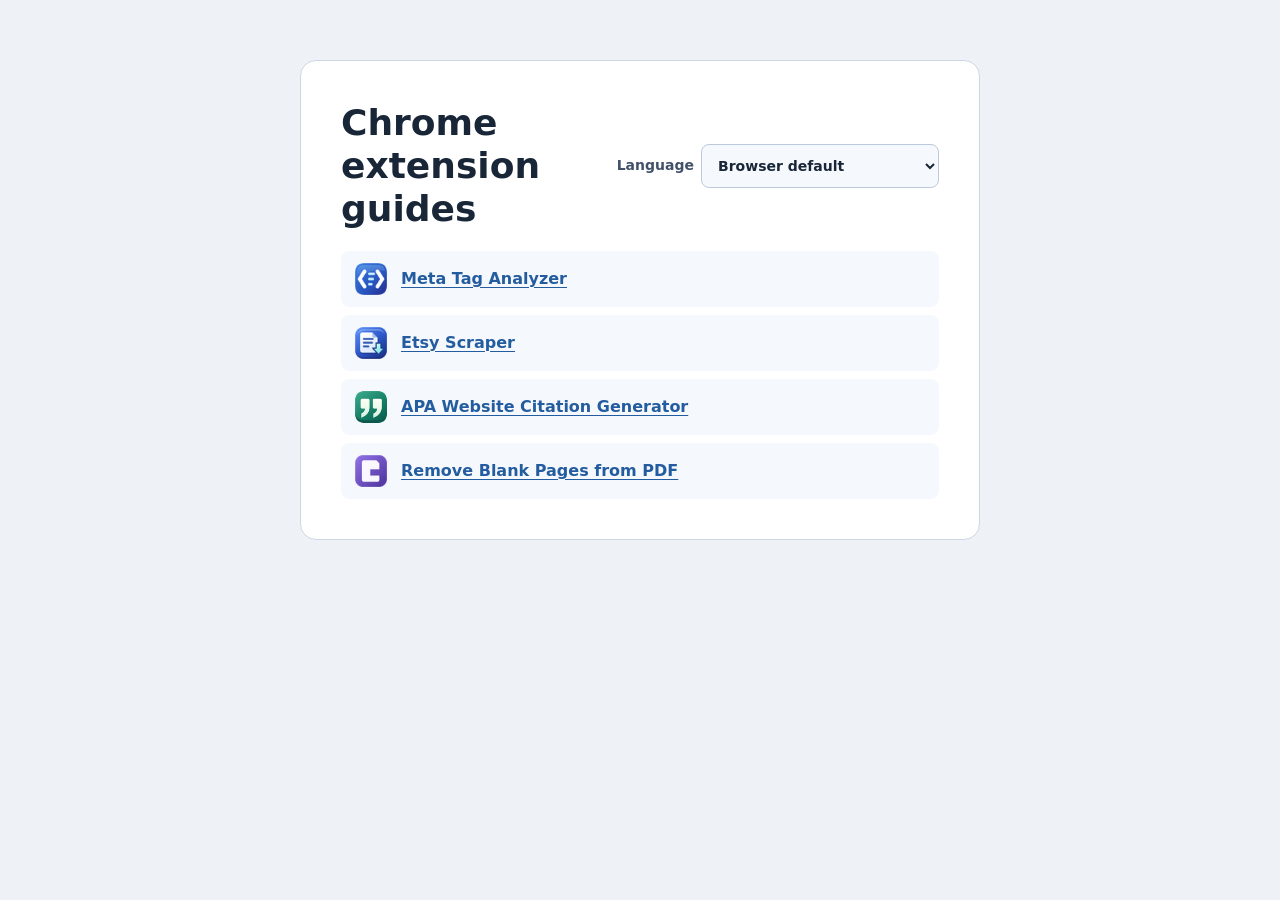
<file: index.html>
<!doctype html>
<html lang="en">
<head>
  <meta charset="utf-8">
  <meta name="viewport" content="width=device-width, initial-scale=1">
  <title data-i18n="index.title">Chrome extension guides</title>
  <style>
    :root {
      color-scheme: light;
      color: #182638;
      background: #eef2f7;
      font: 16px/1.5 system-ui, sans-serif;
    }
    * { box-sizing: border-box; }
    body { margin: 0; padding: clamp(16px, 5vw, 60px); }
    main {
      max-width: 680px;
      margin: 0 auto;
      padding: clamp(20px, 5vw, 40px);
      border: 1px solid #cdd7e3;
      border-radius: 16px;
      background: #fff;
    }
    h1 { margin: 0 0 20px; font-size: clamp(26px, 5vw, 36px); line-height: 1.2; }
    ul { margin: 0; padding: 0; list-style: none; }
    li + li { margin-top: 8px; }
    a {
      display: flex;
      align-items: center;
      gap: 12px;
      padding: 10px 12px;
      border-radius: 8px;
      color: #245ca0;
      background: #f5f8fc;
      font-weight: 600;
      text-decoration-thickness: 1px;
      text-underline-offset: 3px;
    }
    a:focus-visible { outline: 3px solid #245ca0; outline-offset: 2px; }
    img { flex: none; }
  </style>
  <link rel="stylesheet" href="./assets/locale.css">
  <script src="./assets/welcome.js" type="module"></script>
</head>
<body>
  <main>
    <header class="index-header">
      <h1 data-i18n="index.heading">Chrome extension guides</h1>
      <div class="language-picker" data-language-picker hidden>
        <span id="language-label" data-i18n="common.language.label">Language</span>
        <select data-language-select aria-labelledby="language-label">
          <option value="auto" data-i18n="common.language.auto">Browser default</option>
        </select>
      </div>
    </header>
    <p class="language-status" data-language-status data-i18n="common.language.fallback" role="status" hidden>Some of this guide is shown in English.</p>
    <nav aria-label="Welcome Page for each extension" data-i18n-aria-label="index.navigation">
      <ul>
        <li><a href="./meta/" data-language-link><img src="./assets/meta.png" width="36" height="36" alt=""><span data-i18n="meta.name">Meta Tag Analyzer</span></a></li>
        <li><a href="./etsy/" data-language-link><img src="./assets/etsy.png" width="36" height="36" alt=""><span data-i18n="etsy.name">Etsy Scraper</span></a></li>
        <li><a href="./apa/" data-language-link><img src="./assets/apa.png" width="36" height="36" alt=""><span data-i18n="apa.name">APA Website Citation Generator</span></a></li>
        <li><a href="./pdf/" data-language-link><img src="./assets/pdf.png" width="36" height="36" alt=""><span data-i18n="pdf.name">Remove Blank Pages from PDF</span></a></li>
      </ul>
    </nav>
  </main>
</body>
</html>
</file>
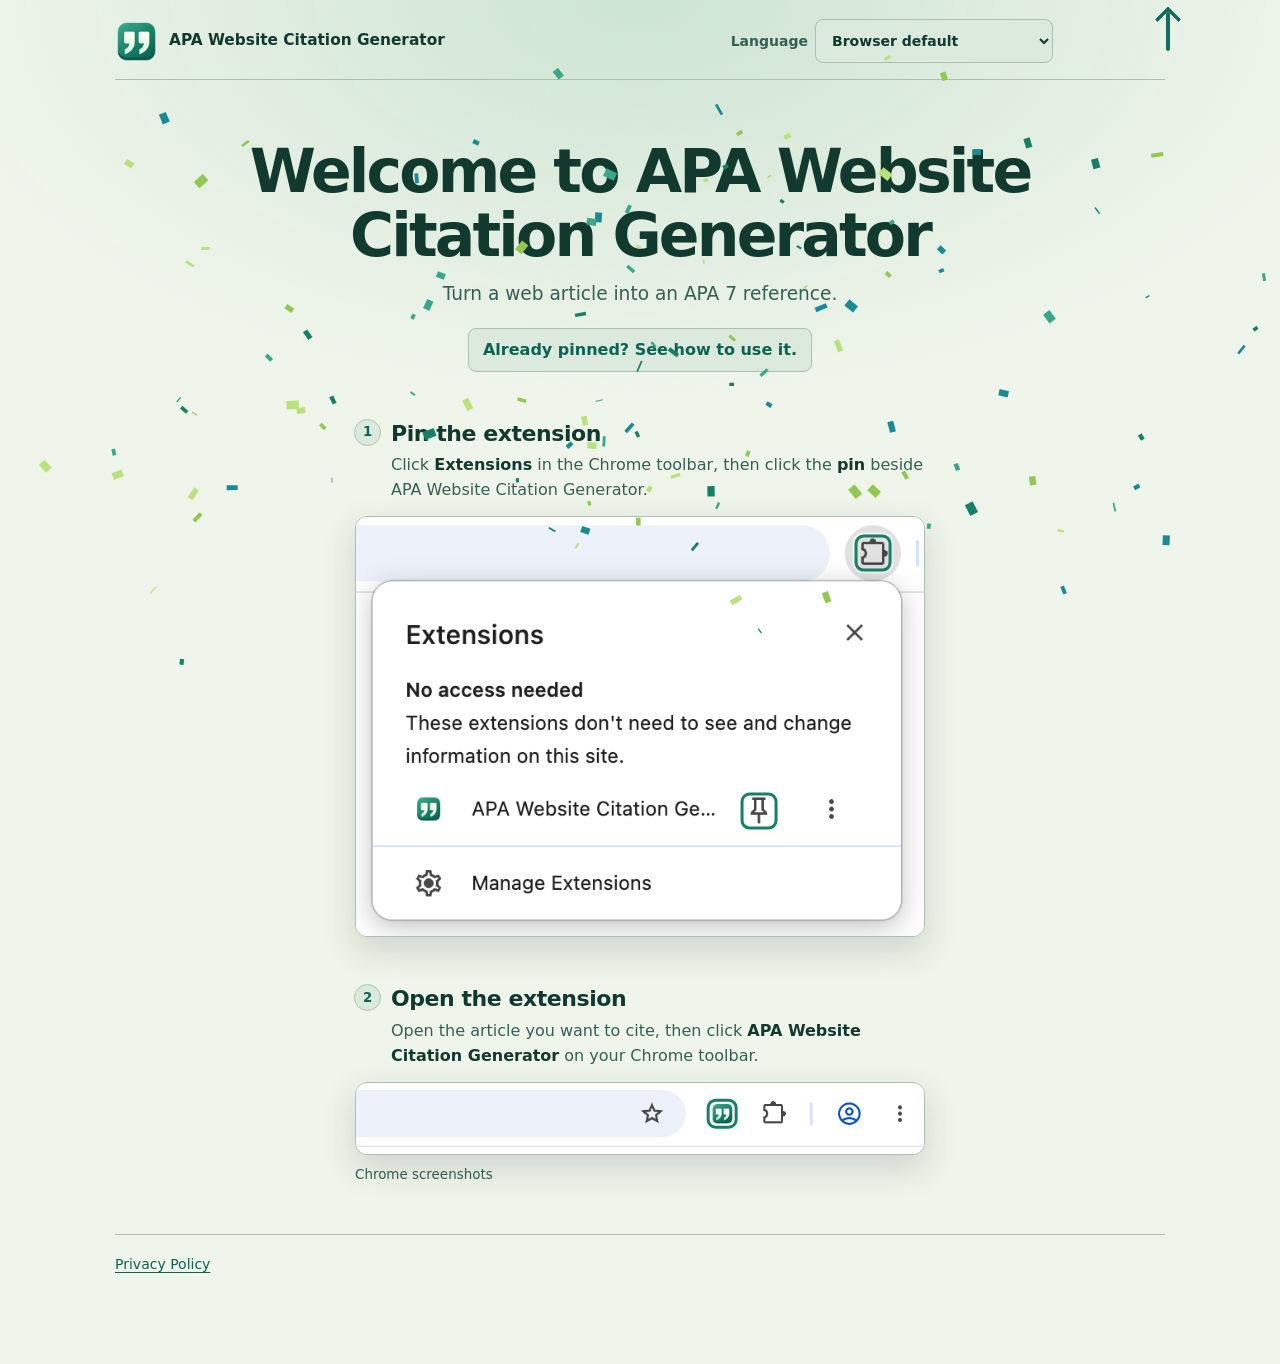
<file: apa/index.html>
<!doctype html>
<html lang="en">
<head>
  <meta charset="utf-8">
  <meta name="viewport" content="width=device-width, initial-scale=1">
  <meta name="referrer" content="no-referrer">
  <title data-i18n="apa.title">Get started · APA Website Citation Generator</title>
  <link rel="icon" href="../assets/apa.png" type="image/png">
  <link rel="stylesheet" href="../assets/welcome.css">
  <link rel="stylesheet" href="../assets/locale.css">
  <script src="../assets/welcome.js" type="module"></script>
  <script src="../assets/confetti.js" defer></script>
</head>
<body data-project="apa">
  <main class="welcome" data-welcome data-mode="pin">
    <header class="product">
      <img src="../assets/apa.png" alt="" width="48" height="48">
      <p data-i18n="apa.name">APA Website Citation Generator</p>
      <div class="language-picker" data-language-picker hidden>
        <span id="language-label" data-i18n="common.language.label">Language</span>
        <select data-language-select aria-labelledby="language-label">
          <option value="auto" data-i18n="common.language.auto">Browser default</option>
        </select>
      </div>
    </header>
    <p class="language-status" data-language-status data-i18n="common.language.fallback" role="status" hidden>Some of this guide is shown in English.</p>

    <section id="pin" class="mode pin-mode" data-guide="pin" aria-labelledby="pin-title">
      <span class="toolbar-cue" aria-hidden="true"></span>
      <header class="guide-intro">
        <h1 id="pin-title" tabindex="-1" data-i18n="common.pin.welcome">Welcome to <span data-i18n-part="product" data-i18n="apa.name">APA Website Citation Generator</span></h1>
        <p data-i18n="apa.pin.summary">Turn a web article into an APA 7 reference.</p>
        <a class="mode-switch" href="#usage" data-i18n="common.mode.showUsage">Already pinned? See how to use it.</a>
      </header>
      <ol class="pin-steps" role="list">
        <li>
          <div class="pin-step-copy">
            <h2 data-i18n="common.pin.heading">Pin the extension</h2>
            <p data-i18n="common.pin.instructions">Click <strong data-i18n-part="extensions" data-i18n="common.chrome.extensions">Extensions</strong> in the Chrome toolbar, then click the <strong data-i18n-part="pin" data-i18n="common.chrome.pin">pin</strong> beside <span data-i18n-part="product" data-i18n="apa.name">APA Website Citation Generator</span>.</p>
          </div>
          <figure class="pin-photo pin-photo--menu">
            <img src="../assets/apa-pin.webp" width="688" height="508" alt="Chrome’s Extensions menu open, with the puzzle-piece button and the pin beside APA Website Citation Generator." data-i18n-alt="apa.pin.menuAlt">
            <span class="pin-marker pin-marker--extensions" aria-hidden="true"></span>
            <span class="pin-marker pin-marker--pin" aria-hidden="true"></span>
          </figure>
        </li>
        <li>
          <div class="pin-step-copy">
            <h2 data-i18n="common.pin.openHeading">Open the extension</h2>
            <p data-i18n="apa.pin.open">Open the article you want to cite, then click <strong data-i18n-part="product" data-i18n="apa.name">APA Website Citation Generator</strong> on your Chrome toolbar.</p>
          </div>
          <figure class="pin-photo pin-photo--pinned">
            <img src="../assets/apa-pinned.webp" width="806" height="102" alt="The green APA Website Citation Generator icon pinned beside Chrome’s Extensions button." data-i18n-alt="apa.pin.pinnedAlt">
            <span class="pin-marker pin-marker--icon" aria-hidden="true"></span>
          </figure>
        </li>
      </ol>
      <p class="illustration-note" data-illustration-note data-i18n="common.screenshot.illustration" hidden>These screenshots illustrate the English interface. Follow the written steps in your language.</p>
      <p class="pin-caption" data-i18n="common.screenshot.chrome">Chrome screenshots</p>
    </section>

    <section id="usage" class="mode usage-mode" data-guide="usage" aria-labelledby="usage-title">
      <h1 id="usage-title" tabindex="-1" data-i18n="apa.usage.heading">Create your first APA 7 reference</h1>
      <a class="mode-switch" href="#pin" data-i18n="common.mode.showPin">Show how to pin it</a>
      <p class="illustration-note" data-illustration-note data-i18n="common.screenshot.illustration" hidden>These screenshots illustrate the English interface. Follow the written steps in your language.</p>
      <ol class="steps">
        <li>
          <div class="step-copy">
            <h2 data-i18n="apa.usage.step1.title">Open the extension from the article</h2>
            <p data-i18n="apa.usage.step1.body">With the article open in Chrome, click <strong data-i18n-part="product" data-i18n="apa.name">APA Website Citation Generator</strong> on the toolbar or in Chrome’s Extensions menu.</p>
            <p><a class="example-link" href="https://www.nasa.gov/organizations/oiir/artemis-accords/nasa-boosts-open-science-data-sharing-with-artemis-accords/" target="_blank" rel="noopener noreferrer" data-i18n="apa.usage.example">Try the NASA article</a></p>
          </div>
          <figure class="screenshot">
            <img src="../assets/apa-step-1.webp" width="466" height="45" alt="A NASA article open in Chrome with the APA Website Citation Generator icon on the toolbar." data-i18n-alt="apa.usage.step1.imageAlt" loading="lazy">
          </figure>
        </li>
        <li>
          <div class="step-copy">
            <h2 data-i18n="apa.usage.step2.title">Read the article details</h2>
            <p data-i18n="apa.usage.step2.body">In the workspace that opens, click <strong data-i18n-part="readPage" data-i18n="apa.control.readPage">Read page details</strong>. Compare the suggested author, date, title, website name, and URL with the article.</p>
          </div>
          <figure class="screenshot">
            <img src="../assets/apa-step-2.webp" width="470" height="440" alt="The Read page details button and the form with the NASA article date, title and website name filled in." data-i18n-alt="apa.usage.step2.imageAlt" loading="lazy">
          </figure>
        </li>
        <li>
          <div class="step-copy">
            <h2 data-i18n="apa.usage.step3.title">Check the fields and create the reference</h2>
            <p data-i18n="apa.usage.step3.body">Correct any fields that need editing. If the author appears as a single suggestion, fill in <strong data-i18n-part="familyName" data-i18n="apa.control.familyName">Family name</strong> and <strong data-i18n-part="givenNames" data-i18n="apa.control.givenNames">Given names</strong>. Select <strong data-i18n-part="confirmSource" data-i18n="apa.control.confirmSource">I checked the source details.</strong> Then click <strong data-i18n-part="createReference" data-i18n="apa.control.createReference">Create reference</strong>.</p>
          </div>
          <figure class="screenshot">
            <img src="../assets/apa-step-3.webp" width="560" height="113" alt="The source details confirmation checkbox and the Create reference button below the reference form." data-i18n-alt="apa.usage.step3.imageAlt" loading="lazy">
          </figure>
        </li>
        <li>
          <div class="step-copy">
            <h2 data-i18n="apa.usage.step4.title">Copy the APA 7 reference</h2>
            <p data-i18n="apa.usage.step4.body">Click <strong data-i18n-part="copyReference" data-i18n="apa.control.copyReference">Copy reference</strong> to copy the reference to your clipboard.</p>
          </div>
          <figure class="screenshot">
            <img src="../assets/apa-step-4.webp" width="814" height="295" alt="The generated APA 7 reference for the NASA article and its Copy reference button." data-i18n-alt="apa.usage.step4.imageAlt" loading="lazy">
          </figure>
        </li>
      </ol>
      <p class="tip" data-i18n="apa.usage.tip">After pasting the reference, apply italics where needed and add a hanging indent.</p>
    </section>
    <footer class="guide-footer">
      <a href="./privacy/" hreflang="en" data-i18n="common.privacy.policy">Privacy Policy</a>
    </footer>
  </main>
</body>
</html>
</file>
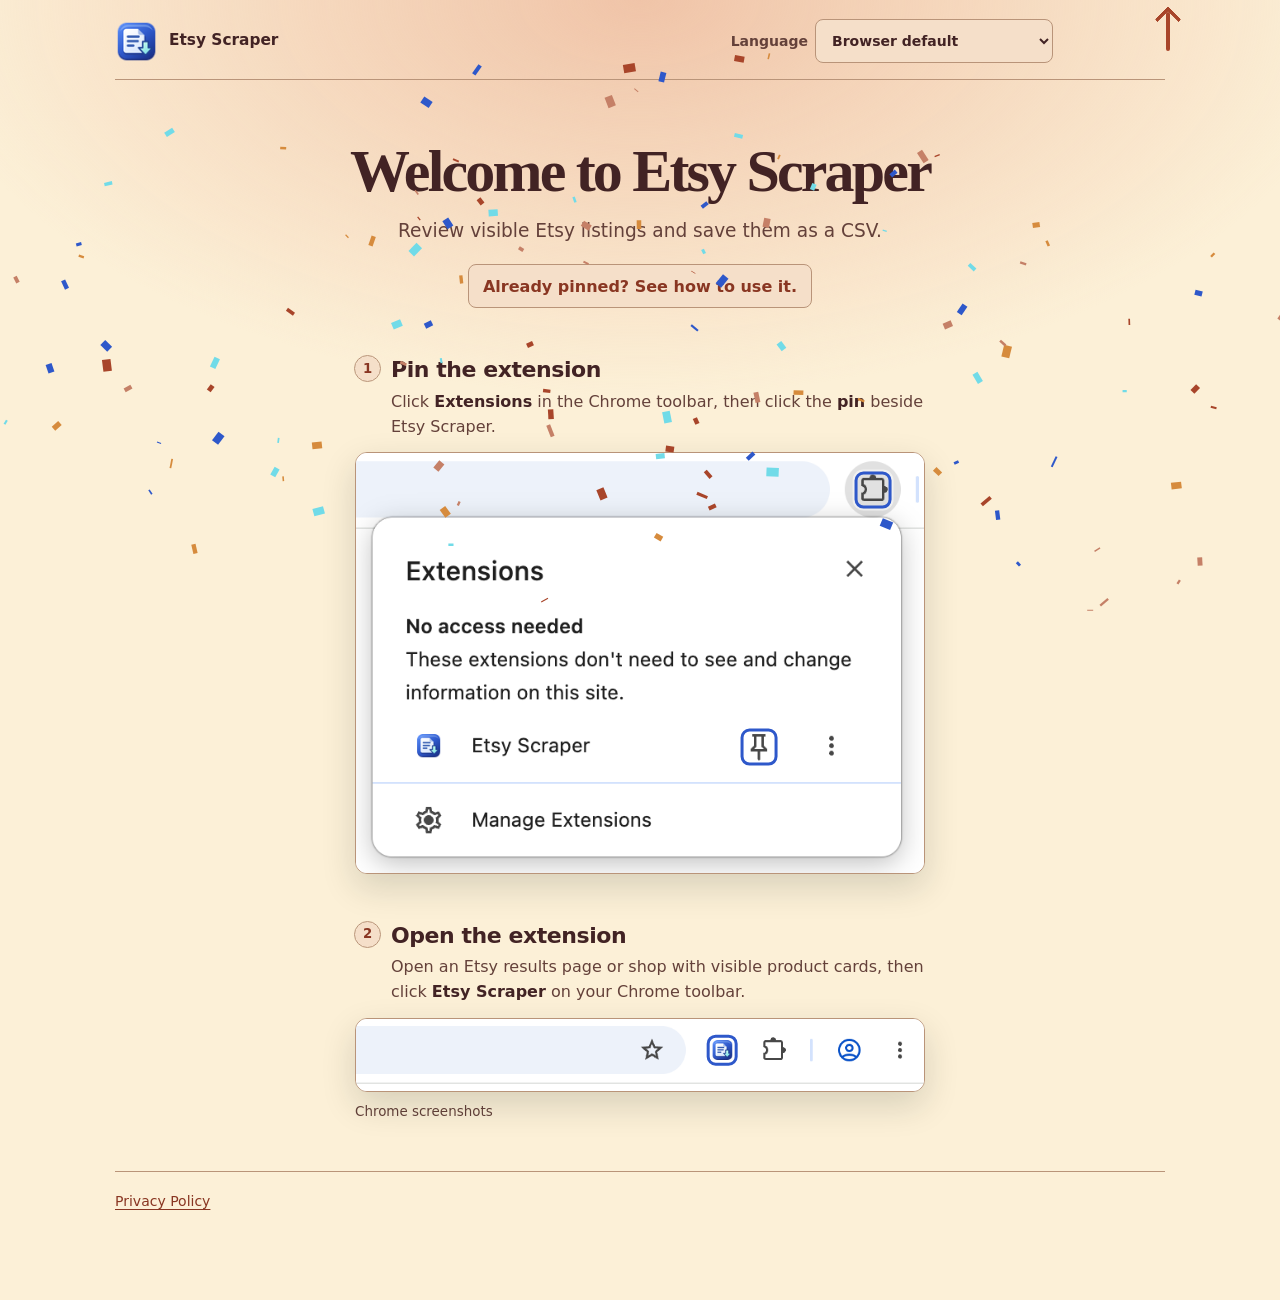
<file: etsy/index.html>
<!doctype html>
<html lang="en">
<head>
  <meta charset="utf-8">
  <meta name="viewport" content="width=device-width, initial-scale=1">
  <meta name="referrer" content="no-referrer">
  <title data-i18n="etsy.title">Get started · Etsy Scraper</title>
  <link rel="icon" href="../assets/etsy.png" type="image/png">
  <link rel="stylesheet" href="../assets/welcome.css">
  <link rel="stylesheet" href="../assets/locale.css">
  <script src="../assets/welcome.js" type="module"></script>
  <script src="../assets/confetti.js" defer></script>
</head>
<body data-project="etsy">
  <main class="welcome" data-welcome data-mode="pin">
    <header class="product">
      <img src="../assets/etsy.png" alt="" width="48" height="48">
      <p data-i18n="etsy.name">Etsy Scraper</p>
      <div class="language-picker" data-language-picker hidden>
        <span id="language-label" data-i18n="common.language.label">Language</span>
        <select data-language-select aria-labelledby="language-label">
          <option value="auto" data-i18n="common.language.auto">Browser default</option>
        </select>
      </div>
    </header>
    <p class="language-status" data-language-status data-i18n="common.language.fallback" role="status" hidden>Some of this guide is shown in English.</p>

    <section id="pin" class="mode pin-mode" data-guide="pin" aria-labelledby="pin-title">
      <span class="toolbar-cue" aria-hidden="true"></span>
      <header class="guide-intro">
        <h1 id="pin-title" tabindex="-1" data-i18n="common.pin.welcome">Welcome to <span data-i18n-part="product" data-i18n="etsy.name">Etsy Scraper</span></h1>
        <p data-i18n="etsy.pin.summary">Review visible Etsy listings and save them as a CSV.</p>
        <a class="mode-switch" href="#usage" data-i18n="common.mode.showUsage">Already pinned? See how to use it.</a>
      </header>
      <ol class="pin-steps" role="list">
        <li>
          <div class="pin-step-copy">
            <h2 data-i18n="common.pin.heading">Pin the extension</h2>
            <p data-i18n="common.pin.instructions">Click <strong data-i18n-part="extensions" data-i18n="common.chrome.extensions">Extensions</strong> in the Chrome toolbar, then click the <strong data-i18n-part="pin" data-i18n="common.chrome.pin">pin</strong> beside <span data-i18n-part="product" data-i18n="etsy.name">Etsy Scraper</span>.</p>
          </div>
          <figure class="pin-photo pin-photo--menu">
            <img src="../assets/etsy-pin.webp" width="688" height="508" alt="Chrome’s Extensions menu open, with the puzzle-piece button and the pin beside Etsy Scraper." data-i18n-alt="etsy.pin.menuAlt">
            <span class="pin-marker pin-marker--extensions" aria-hidden="true"></span>
            <span class="pin-marker pin-marker--pin" aria-hidden="true"></span>
          </figure>
        </li>
        <li>
          <div class="pin-step-copy">
            <h2 data-i18n="common.pin.openHeading">Open the extension</h2>
            <p data-i18n="etsy.pin.open">Open an Etsy results page or shop with visible product cards, then click <strong data-i18n-part="product" data-i18n="etsy.name">Etsy Scraper</strong> on your Chrome toolbar.</p>
          </div>
          <figure class="pin-photo pin-photo--pinned">
            <img src="../assets/etsy-pinned.webp" width="806" height="102" alt="The blue Etsy Scraper icon pinned beside Chrome’s Extensions button." data-i18n-alt="etsy.pin.pinnedAlt">
            <span class="pin-marker pin-marker--icon" aria-hidden="true"></span>
          </figure>
        </li>
      </ol>
      <p class="illustration-note" data-illustration-note data-i18n="common.screenshot.illustration" hidden>These screenshots illustrate the English interface. Follow the written steps in your language.</p>
      <p class="pin-caption" data-i18n="common.screenshot.chrome">Chrome screenshots</p>
    </section>

    <section id="usage" class="mode usage-mode" data-guide="usage" aria-labelledby="usage-title">
      <h1 id="usage-title" tabindex="-1" data-i18n="etsy.usage.heading">Export your first set of listings</h1>
      <p class="intro" data-i18n="etsy.usage.intro">Open a public Etsy search results page or shop with visible product cards.</p>
      <p><a class="example-link" href="https://www.etsy.com/market/ceramic_mug" target="_blank" rel="noopener noreferrer" data-i18n="etsy.usage.example">Try the ceramic mug listings on Etsy</a></p>
      <a class="mode-switch" href="#pin" data-i18n="common.mode.showPin">Show how to pin it</a>
      <p class="illustration-note" data-illustration-note data-i18n="common.screenshot.illustration" hidden>These screenshots illustrate the English interface. Follow the written steps in your language.</p>
      <ol class="steps">
        <li>
          <div class="step-copy">
            <h2 data-i18n="etsy.usage.step1.title">Collect the loaded cards</h2>
            <p data-i18n="etsy.usage.step1.body">With the Etsy tab active, click <strong data-i18n-part="product" data-i18n="etsy.name">Etsy Scraper</strong> on the toolbar or in Chrome’s Extensions menu. In the workspace, click <strong data-i18n-part="collectCards" data-i18n="etsy.control.collectCards">Collect loaded cards</strong>.</p>
          </div>
          <figure class="screenshot">
            <img src="../assets/etsy-step-1.webp" width="460" height="129" alt="An Etsy Scraper workspace linked to its source page, with the Collect loaded cards button ready." data-i18n-alt="etsy.usage.step1.imageAlt" loading="lazy">
          </figure>
        </li>
        <li>
          <div class="step-copy">
            <h2 data-i18n="etsy.usage.step2.title">Review the table</h2>
            <p data-i18n="etsy.usage.step2.body">Compare the table and its gaps with the source cards. Check the prices as shown on Etsy, then select <strong data-i18n-part="confirmTable" data-i18n="etsy.control.confirmTable">I checked the table, gaps and displayed prices.</strong></p>
          </div>
          <figure class="screenshot">
            <img src="../assets/etsy-step-2.webp" width="373" height="276" alt="The captured cards table and the checkbox for confirming the table, gaps and displayed prices." data-i18n-alt="etsy.usage.step2.imageAlt" loading="lazy">
            <figcaption data-i18n="etsy.usage.step2.caption">Practice listings in the Etsy Scraper workspace</figcaption>
          </figure>
        </li>
        <li>
          <div class="step-copy">
            <h2 data-i18n="etsy.usage.step3.title">Download the CSV</h2>
            <p data-i18n="etsy.usage.step3.body">Click <strong data-i18n-part="downloadCsv" data-i18n="etsy.control.downloadCsv">Download CSV</strong> after reviewing the table. Open the saved file from Chrome’s Downloads.</p>
          </div>
          <figure class="screenshot">
            <img src="../assets/etsy-step-3.webp" width="143" height="61" alt="The Download CSV button enabled after reviewing the Etsy Scraper table." data-i18n-alt="etsy.usage.step3.imageAlt" loading="lazy">
          </figure>
        </li>
      </ol>
      <p class="tip" data-i18n="etsy.usage.tip">If the capture has gaps, the button reads <strong data-i18n-part="downloadPartialCsv" data-i18n="etsy.control.downloadPartialCsv">Download partial CSV</strong>. It saves the captured table with those gaps.</p>
    </section>
    <footer class="guide-footer">
      <a href="./privacy/" hreflang="en" data-i18n="common.privacy.policy">Privacy Policy</a>
    </footer>
  </main>
</body>
</html>
</file>
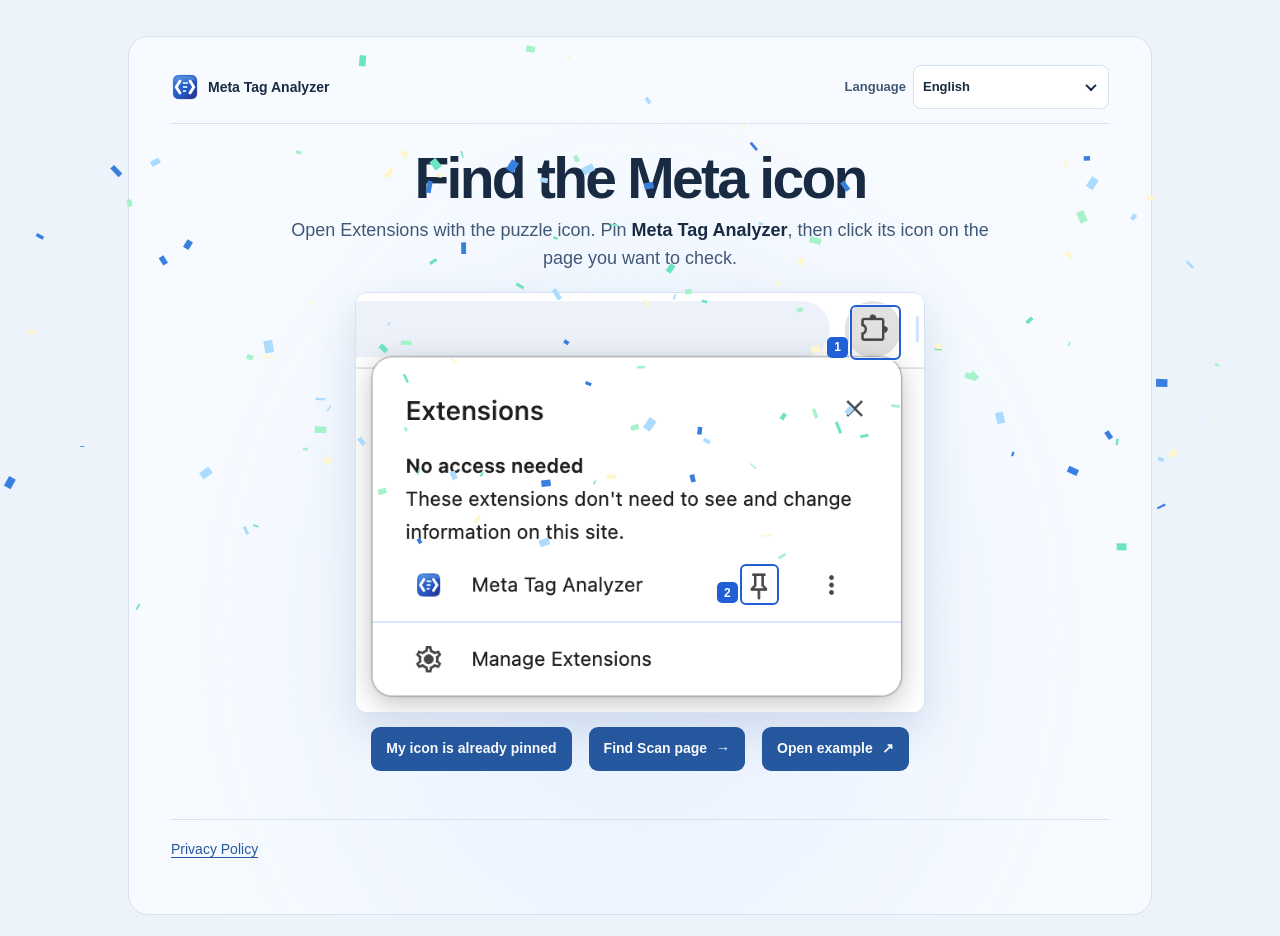
<file: meta/index.html>
<!doctype html>
<html lang="en">
<head>
  <meta charset="utf-8">
  <meta name="viewport" content="width=device-width, initial-scale=1">
  <meta name="referrer" content="no-referrer">
  <title data-i18n="meta.title">Get started · Meta Tag Analyzer</title>
  <link rel="icon" href="../assets/meta.png" type="image/png">
  <link rel="stylesheet" href="../assets/welcome.css">
  <link rel="stylesheet" href="../assets/locale.css">
  <link rel="stylesheet" href="../assets/meta-quick-start.css">
  <script src="../assets/welcome.js" type="module"></script>
  <script src="../assets/meta-quick-start.js" type="module"></script>
  <script src="../assets/confetti.js" defer></script>
</head>
<body class="meta-quick-start" data-project="meta">
  <main class="welcome meta-visual-guide" data-welcome data-mode="pin" data-step="icon">
    <header class="guide-header">
      <div class="guide-brand"><img src="../assets/meta.png" alt="" width="28" height="28"><span data-i18n="meta.name">Meta Tag Analyzer</span></div>
      <div class="language-picker" data-language-picker hidden>
        <span id="language-label" data-i18n="common.language.label">Language</span>
        <span data-language-field>
          <select data-language-select aria-labelledby="language-label">
            <optgroup label="Browser default" data-i18n-label="common.language.auto">
              <option value="auto" data-automatic-language-name>Browser default</option>
            </optgroup>
          </select>
        </span>
      </div>
    </header>
    <p class="language-status" data-language-status data-i18n="common.language.fallback" role="status" hidden>Some of this guide is shown in English.</p>

    <div class="guide-intro" aria-live="polite">
      <section id="pin" class="meta-for-icon" data-guide="pin" aria-labelledby="pin-title">
        <h1 id="pin-title" tabindex="-1" data-i18n="meta.visual.pinTitle">Find the Meta icon</h1>
        <p data-i18n="meta.visual.pinGuide">Open Extensions with the puzzle icon. Pin <strong data-i18n-part="name" data-i18n="meta.name">Meta Tag Analyzer</strong>, then click its icon on the page you want to check.</p>
      </section>
      <section id="usage" class="meta-for-icon" data-guide="usage" aria-labelledby="usage-title">
        <h1 id="usage-title" tabindex="-1" data-i18n="meta.usage.heading">Inspect your first page</h1>
        <p data-i18n="meta.pin.open">Open the page you want to inspect, then click <strong data-i18n-part="product" data-i18n="meta.name">Meta Tag Analyzer</strong> on your Chrome toolbar.</p>
      </section>
      <section id="meta-scan-guide" class="meta-for-scan" aria-labelledby="scan-title">
        <h1 id="scan-title" tabindex="-1" data-i18n="meta.usage.heading">Inspect your first page</h1>
        <p data-i18n="meta.usage.step2.body">In the <span data-i18n-part="product" data-i18n="meta.name">Meta Tag Analyzer</span> tab that opens, click <strong data-i18n-part="scanPage" data-i18n="meta.control.scanPage">Scan page</strong>.</p>
      </section>
    </div>

    <figure class="guide-photo meta-for-icon" data-guide="pin" data-shot="pin">
      <div class="guide-image">
        <img src="../assets/meta-pin.webp" width="688" height="508" alt="">
        <span class="guide-mark mark-one" aria-hidden="true"><b>1</b></span>
        <span class="guide-mark mark-two" aria-hidden="true"><b>2</b></span>
      </div>
      <figcaption data-i18n="meta.visual.chromePhoto">Chrome toolbar screenshot</figcaption>
    </figure>
    <figure class="guide-photo meta-for-icon" data-guide="usage" data-shot="pinned">
      <div class="guide-image">
        <img src="../assets/meta-step-1.webp" width="932" height="90" alt="">
        <span class="guide-mark mark-one" aria-hidden="true"></span>
      </div>
      <figcaption data-i18n="meta.visual.chromePhoto">Chrome toolbar screenshot</figcaption>
    </figure>
    <figure class="guide-photo meta-for-scan" data-shot="scan">
      <div class="guide-image" data-photo-language="en">
        <img src="../assets/meta-step-2.webp" width="950" height="260" alt="" loading="lazy">
        <span class="guide-mark mark-one" aria-hidden="true"></span>
      </div>
      <div class="guide-image" data-photo-language="ru">
        <img src="../assets/meta-scan-ru.png" width="658" height="121" alt="" loading="lazy">
        <span class="guide-mark mark-one" aria-hidden="true"></span>
      </div>
      <figcaption data-i18n="meta.visual.workspacePhoto">Workspace screenshot</figcaption>
    </figure>
    <p class="illustration-note meta-for-icon" data-illustration-note data-i18n="common.screenshot.illustration" hidden>These screenshots illustrate the English interface. Follow the written steps in your language.</p>
    <p class="illustration-note meta-for-scan meta-scan-note" data-illustration-note data-i18n="common.screenshot.illustration" hidden>These screenshots illustrate the English interface. Follow the written steps in your language.</p>

    <nav class="guide-actions" aria-label="Get started · Meta Tag Analyzer" data-i18n-aria-label="meta.title">
      <a class="guide-link mode-switch meta-for-icon" data-guide="pin" href="#usage" data-i18n="meta.visual.alreadyPinned">My icon is already pinned</a>
      <a class="guide-link mode-switch meta-for-icon" data-guide="usage" href="#pin" data-i18n="meta.visual.showPin">How to pin the icon</a>
      <button class="guide-link" type="button" data-meta-step aria-controls="meta-scan-guide" aria-expanded="false" hidden>
        <span class="meta-for-icon" data-i18n="meta.visual.showScan">Find Scan page</span><span class="guide-arrow meta-for-icon" aria-hidden="true">→</span>
        <span class="meta-for-scan" data-i18n="meta.visual.showIcon">Find the icon</span><span class="guide-arrow meta-for-scan" aria-hidden="true">←</span>
      </button>
      <a class="guide-example" href="https://developer.chrome.com/docs/extensions/" target="_blank" rel="noopener noreferrer"><span data-i18n="meta.visual.example">Open example</span><span aria-hidden="true">↗</span></a>
    </nav>
    <noscript><p>Open the example page, choose Meta Tag Analyzer from Chrome’s Extensions menu, then click Scan page in the new tab.</p></noscript>

    <footer class="guide-footer">
      <a href="./privacy/" hreflang="en" data-i18n="common.privacy.policy">Privacy Policy</a>
    </footer>
  </main>
</body>
</html>
</file>
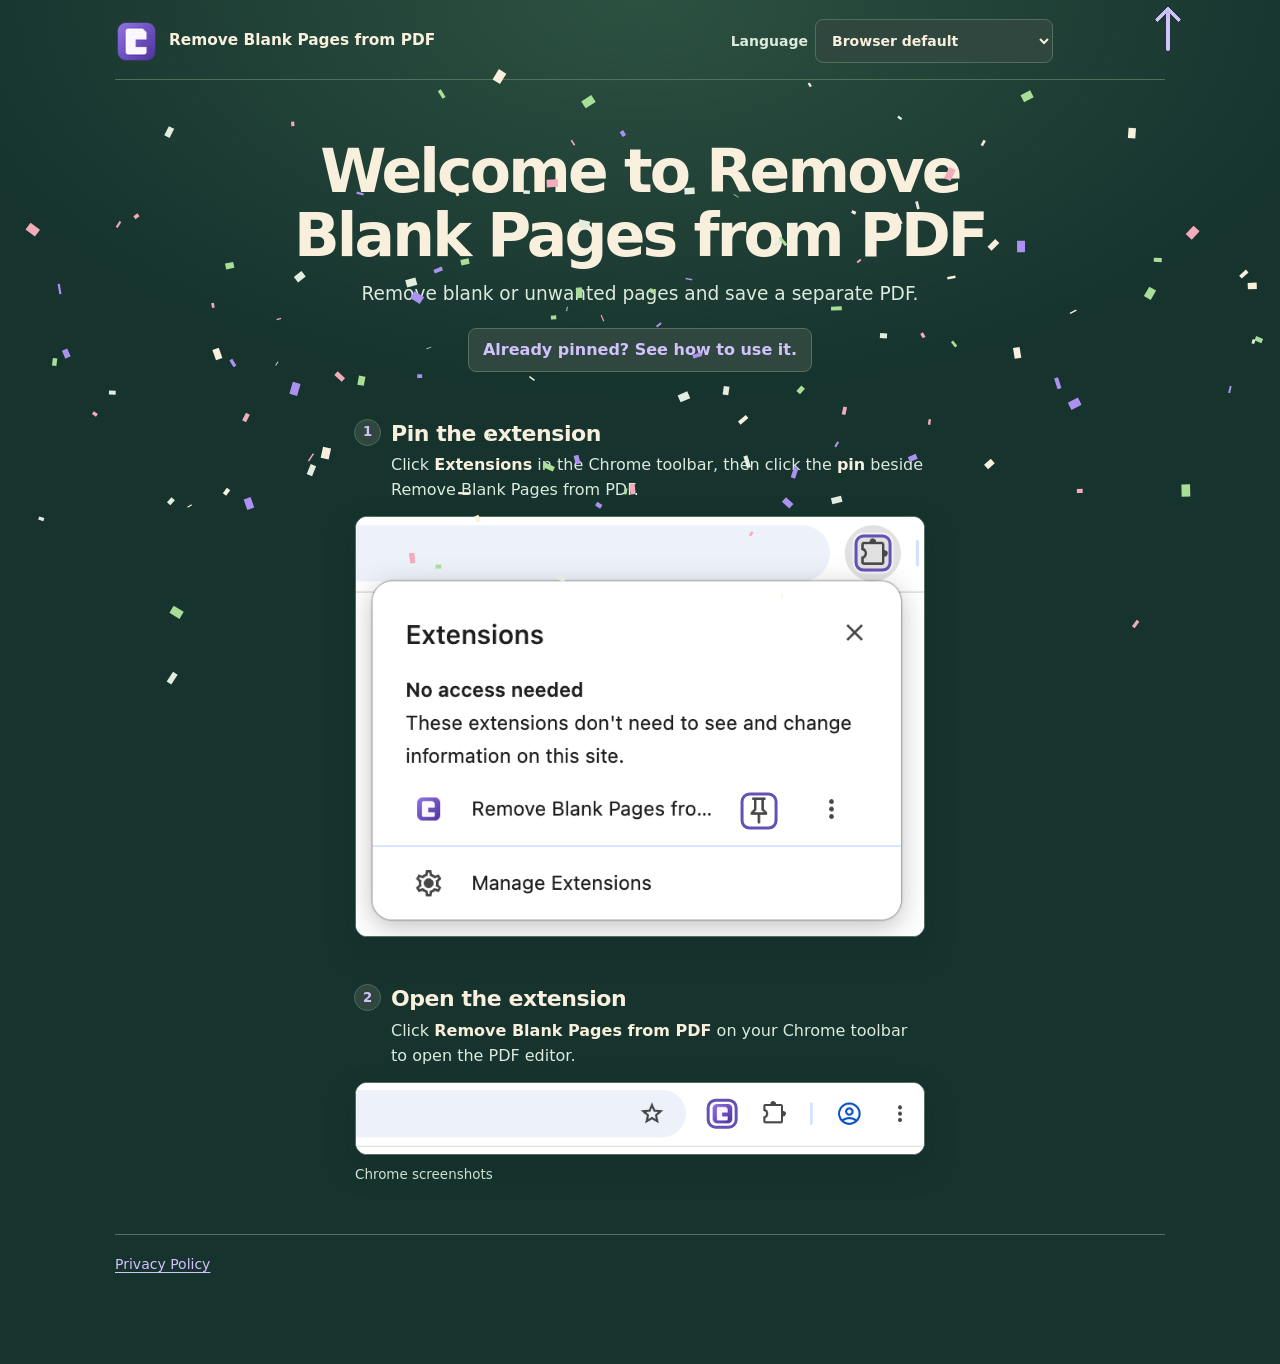
<file: pdf/index.html>
<!doctype html>
<html lang="en">
<head>
  <meta charset="utf-8">
  <meta name="viewport" content="width=device-width, initial-scale=1">
  <meta name="referrer" content="no-referrer">
  <title data-i18n="pdf.title">Get started · Remove Blank Pages from PDF</title>
  <link rel="icon" href="../assets/pdf.png" type="image/png">
  <link rel="stylesheet" href="../assets/welcome.css">
  <link rel="stylesheet" href="../assets/locale.css">
  <script src="../assets/welcome.js" type="module"></script>
  <script src="../assets/confetti.js" defer></script>
</head>
<body data-project="pdf">
  <main class="welcome" data-welcome data-mode="pin">
    <header class="product">
      <img src="../assets/pdf.png" alt="" width="48" height="48">
      <p data-i18n="pdf.name">Remove Blank Pages from PDF</p>
      <div class="language-picker" data-language-picker hidden>
        <span id="language-label" data-i18n="common.language.label">Language</span>
        <select data-language-select aria-labelledby="language-label">
          <option value="auto" data-i18n="common.language.auto">Browser default</option>
        </select>
      </div>
    </header>
    <p class="language-status" data-language-status data-i18n="common.language.fallback" role="status" hidden>Some of this guide is shown in English.</p>

    <section id="pin" class="mode pin-mode" data-guide="pin" aria-labelledby="pin-title">
      <span class="toolbar-cue" aria-hidden="true"></span>
      <header class="guide-intro">
        <h1 id="pin-title" tabindex="-1" data-i18n="common.pin.welcome">Welcome to <span data-i18n-part="product" data-i18n="pdf.name">Remove Blank Pages from PDF</span></h1>
        <p data-i18n="pdf.pin.summary">Remove blank or unwanted pages and save a separate PDF.</p>
        <a class="mode-switch" href="#usage" data-i18n="common.mode.showUsage">Already pinned? See how to use it.</a>
      </header>
      <ol class="pin-steps" role="list">
        <li>
          <div class="pin-step-copy">
            <h2 data-i18n="common.pin.heading">Pin the extension</h2>
            <p data-i18n="common.pin.instructions">Click <strong data-i18n-part="extensions" data-i18n="common.chrome.extensions">Extensions</strong> in the Chrome toolbar, then click the <strong data-i18n-part="pin" data-i18n="common.chrome.pin">pin</strong> beside <span data-i18n-part="product" data-i18n="pdf.name">Remove Blank Pages from PDF</span>.</p>
          </div>
          <figure class="pin-photo pin-photo--menu">
            <img src="../assets/pdf-pin.webp" width="688" height="508" alt="Chrome’s Extensions menu open, with the puzzle-piece button and the pin beside Remove Blank Pages from PDF." data-i18n-alt="pdf.pin.menuAlt">
            <span class="pin-marker pin-marker--extensions" aria-hidden="true"></span>
            <span class="pin-marker pin-marker--pin" aria-hidden="true"></span>
          </figure>
        </li>
        <li>
          <div class="pin-step-copy">
            <h2 data-i18n="common.pin.openHeading">Open the extension</h2>
            <p data-i18n="pdf.pin.open">Click <strong data-i18n-part="product" data-i18n="pdf.name">Remove Blank Pages from PDF</strong> on your Chrome toolbar to open the PDF editor.</p>
          </div>
          <figure class="pin-photo pin-photo--pinned">
            <img src="../assets/pdf-pinned.webp" width="806" height="102" alt="The purple Remove Blank Pages from PDF icon pinned beside Chrome’s Extensions button." data-i18n-alt="pdf.pin.pinnedAlt">
            <span class="pin-marker pin-marker--icon" aria-hidden="true"></span>
          </figure>
        </li>
      </ol>
      <p class="illustration-note" data-illustration-note data-i18n="common.screenshot.illustration" hidden>These screenshots illustrate the English interface. Follow the written steps in your language.</p>
      <p class="pin-caption" data-i18n="common.screenshot.chrome">Chrome screenshots</p>
    </section>

    <section id="usage" class="mode usage-mode" data-guide="usage" aria-labelledby="usage-title">
      <h1 id="usage-title" tabindex="-1" data-i18n="pdf.usage.heading">Remove blank pages from your first PDF</h1>
      <a class="mode-switch" href="#pin" data-i18n="common.mode.showPin">Show how to pin it</a>
      <p class="illustration-note" data-illustration-note data-i18n="common.screenshot.illustration" hidden>These screenshots illustrate the English interface. Follow the written steps in your language.</p>
      <ol class="steps">
        <li>
          <div class="step-copy">
            <h2 data-i18n="pdf.usage.step1.title">Open the editor</h2>
            <p data-i18n="pdf.usage.step1.body">Click <strong data-i18n-part="product" data-i18n="pdf.name">Remove Blank Pages from PDF</strong> on Chrome’s toolbar or choose it from the <strong data-i18n-part="extensions" data-i18n="common.chrome.extensions">Extensions</strong> menu.</p>
          </div>
          <figure class="screenshot">
            <img src="../assets/pdf-step-1.webp" width="347" height="37" alt="The Remove Blank Pages from PDF icon on the Chrome toolbar." data-i18n-alt="pdf.usage.step1.imageAlt" loading="lazy">
          </figure>
        </li>
        <li>
          <div class="step-copy">
            <h2 data-i18n="pdf.usage.step2.title">Choose a PDF</h2>
            <p data-i18n="pdf.usage.step2.body">Click <strong data-i18n-part="choosePdf" data-i18n="pdf.control.choosePdf">Choose PDF</strong> in the editor and select a file from your device.</p>
          </div>
          <figure class="screenshot">
            <img src="../assets/pdf-step-2.webp" width="360" height="109" alt="The PDF editor’s file selection screen with the Choose PDF button." data-i18n-alt="pdf.usage.step2.imageAlt" loading="lazy">
          </figure>
        </li>
        <li>
          <div class="step-copy">
            <h2 data-i18n="pdf.usage.step3.title">Mark pages and review what stays</h2>
            <p data-i18n="pdf.usage.step3.body">Check the box on each blank or unwanted page. Click <strong data-i18n-part="reviewPages" data-i18n="pdf.control.reviewPages">Review remaining pages</strong> to check which pages will stay and in what order.</p>
          </div>
          <figure class="screenshot">
            <img src="../assets/pdf-step-3.webp" width="383" height="487" alt="The blank page selected in the thumbnails and the Review remaining pages button." data-i18n-alt="pdf.usage.step3.imageAlt" loading="lazy">
          </figure>
        </li>
        <li>
          <div class="step-copy">
            <h2 data-i18n="pdf.usage.step4.title">Save a new copy</h2>
            <p data-i18n="pdf.usage.step4.body">Click <strong data-i18n-part="createCopy" data-i18n="pdf.control.createCopy">Create new copy</strong>, then <strong data-i18n-part="downloadCopy" data-i18n="pdf.control.downloadCopy">Download new copy</strong>. Chrome downloads a separate PDF and keeps your original file.</p>
          </div>
          <figure class="screenshot">
            <img src="../assets/pdf-step-4.webp" width="171" height="131" alt="The review screen’s Create new copy button and the Download new copy button that appears when the copy is ready." data-i18n-alt="pdf.usage.step4.imageAlt" loading="lazy">
          </figure>
        </li>
      </ol>
      <aside class="tip">
        <p data-i18n="pdf.usage.navigation">If the editor shows a warning about internal links or bookmarks, read it and select <strong data-i18n-part="confirmNavigation" data-i18n="pdf.control.confirmNavigation">I understand that internal PDF links and bookmarks will be removed.</strong> before creating the copy.</p>
        <figure class="screenshot">
          <img src="../assets/pdf-links.webp" width="575" height="125" alt="The PDF editor warning that internal links and bookmarks are removed from the new copy, with the confirmation checkbox." data-i18n-alt="pdf.usage.navigationAlt" loading="lazy">
        </figure>
      </aside>
    </section>
    <footer class="guide-footer">
      <a href="./privacy/" hreflang="en" data-i18n="common.privacy.policy">Privacy Policy</a>
    </footer>
  </main>
</body>
</html>
</file>
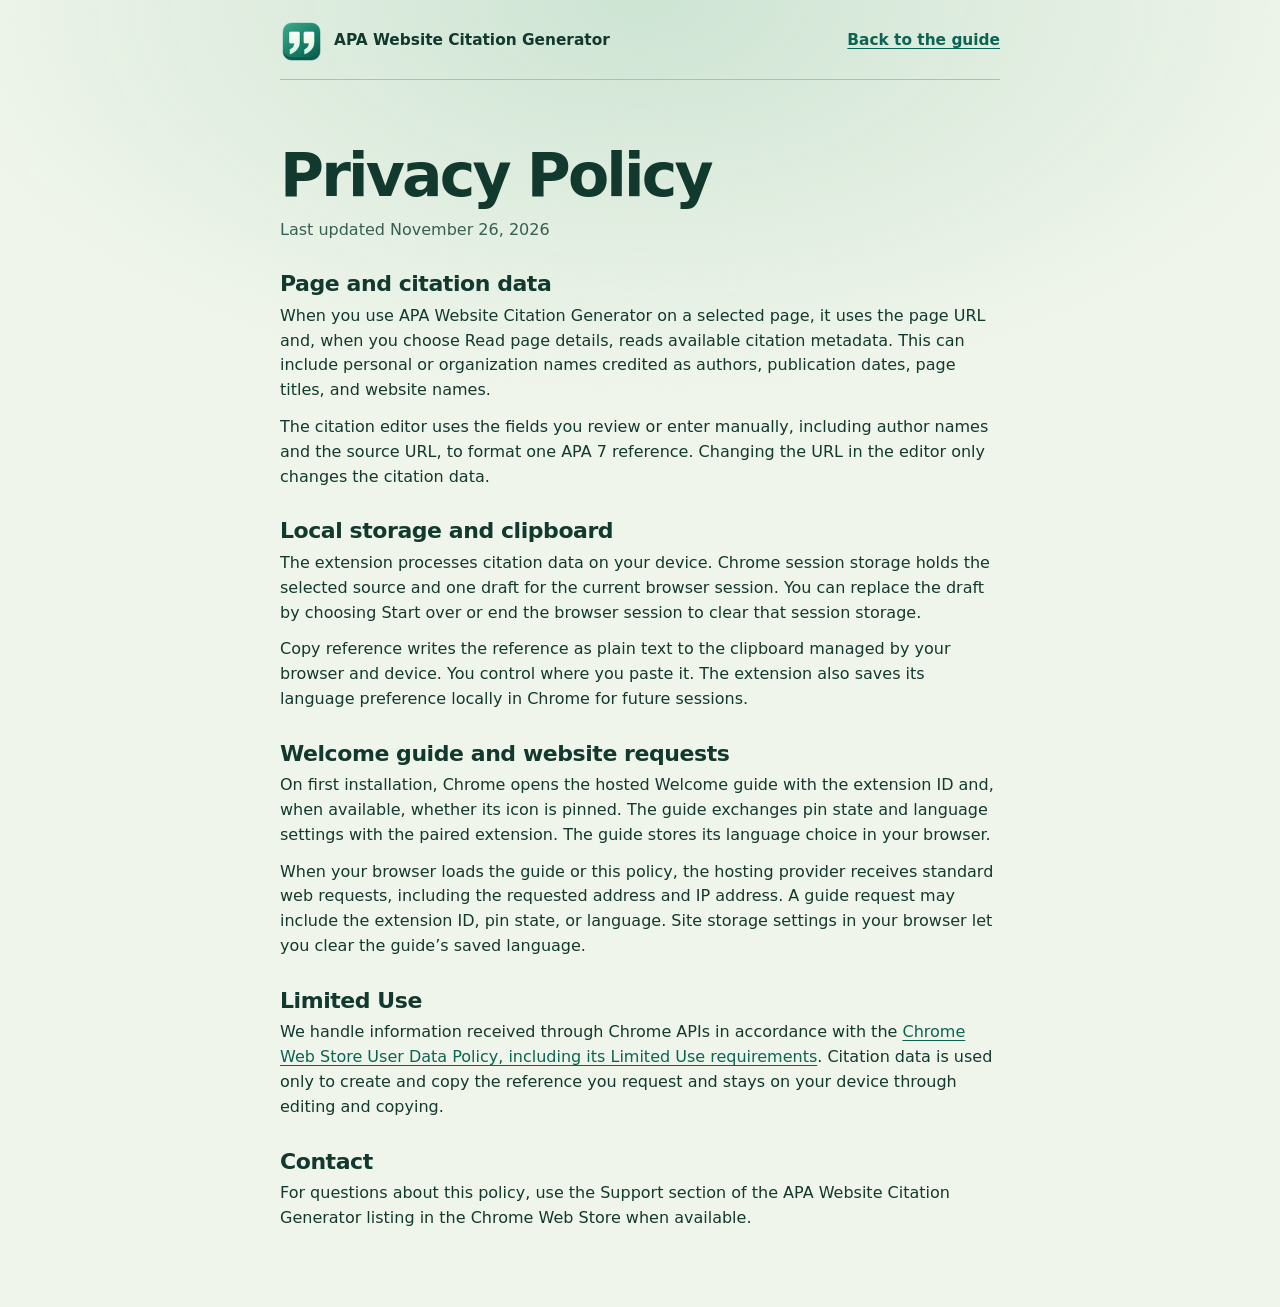
<file: apa/privacy/index.html>
<!doctype html>
<html lang="en">
<head>
  <meta charset="utf-8">
  <meta name="viewport" content="width=device-width, initial-scale=1">
  <meta name="referrer" content="no-referrer">
  <title>Privacy Policy · APA Website Citation Generator</title>
  <link rel="icon" href="../../assets/apa.png" type="image/png">
  <link rel="stylesheet" href="../../assets/welcome.css">
</head>
<body data-project="apa">
  <main class="welcome privacy-policy">
    <header class="product">
      <img src="../../assets/apa.png" width="48" height="48" alt="">
      <p>APA Website Citation Generator</p>
      <a class="policy-back" href="../">Back to the guide</a>
    </header>
    <article class="policy-body">
      <h1>Privacy Policy</h1>
      <p class="policy-updated">Last updated <time datetime="2026-11-26">November 26, 2026</time></p>
      <section>
        <h2>Page and citation data</h2>
        <p>When you use APA Website Citation Generator on a selected page, it uses the page URL and, when you choose Read page details, reads available citation metadata. This can include personal or organization names credited as authors, publication dates, page titles, and website names.</p>
        <p>The citation editor uses the fields you review or enter manually, including author names and the source URL, to format one APA 7 reference. Changing the URL in the editor only changes the citation data.</p>
      </section>
      <section>
        <h2>Local storage and clipboard</h2>
        <p>The extension processes citation data on your device. Chrome session storage holds the selected source and one draft for the current browser session. You can replace the draft by choosing Start over or end the browser session to clear that session storage.</p>
        <p>Copy reference writes the reference as plain text to the clipboard managed by your browser and device. You control where you paste it. The extension also saves its language preference locally in Chrome for future sessions.</p>
      </section>
      <section>
        <h2>Welcome guide and website requests</h2>
        <p>On first installation, Chrome opens the hosted Welcome guide with the extension ID and, when available, whether its icon is pinned. The guide exchanges pin state and language settings with the paired extension. The guide stores its language choice in your browser.</p>
        <p>When your browser loads the guide or this policy, the hosting provider receives standard web requests, including the requested address and IP address. A guide request may include the extension ID, pin state, or language. Site storage settings in your browser let you clear the guide’s saved language.</p>
      </section>
      <section>
        <h2>Limited Use</h2>
        <p>We handle information received through Chrome APIs in accordance with the <a href="https://developer.chrome.com/docs/webstore/program-policies/limited-use">Chrome Web Store User Data Policy, including its Limited Use requirements</a>. Citation data is used only to create and copy the reference you request and stays on your device through editing and copying.</p>
      </section>
      <section>
        <h2>Contact</h2>
        <p>For questions about this policy, use the Support section of the APA Website Citation Generator listing in the Chrome Web Store when available.</p>
      </section>
    </article>
  </main>
</body>
</html>
</file>
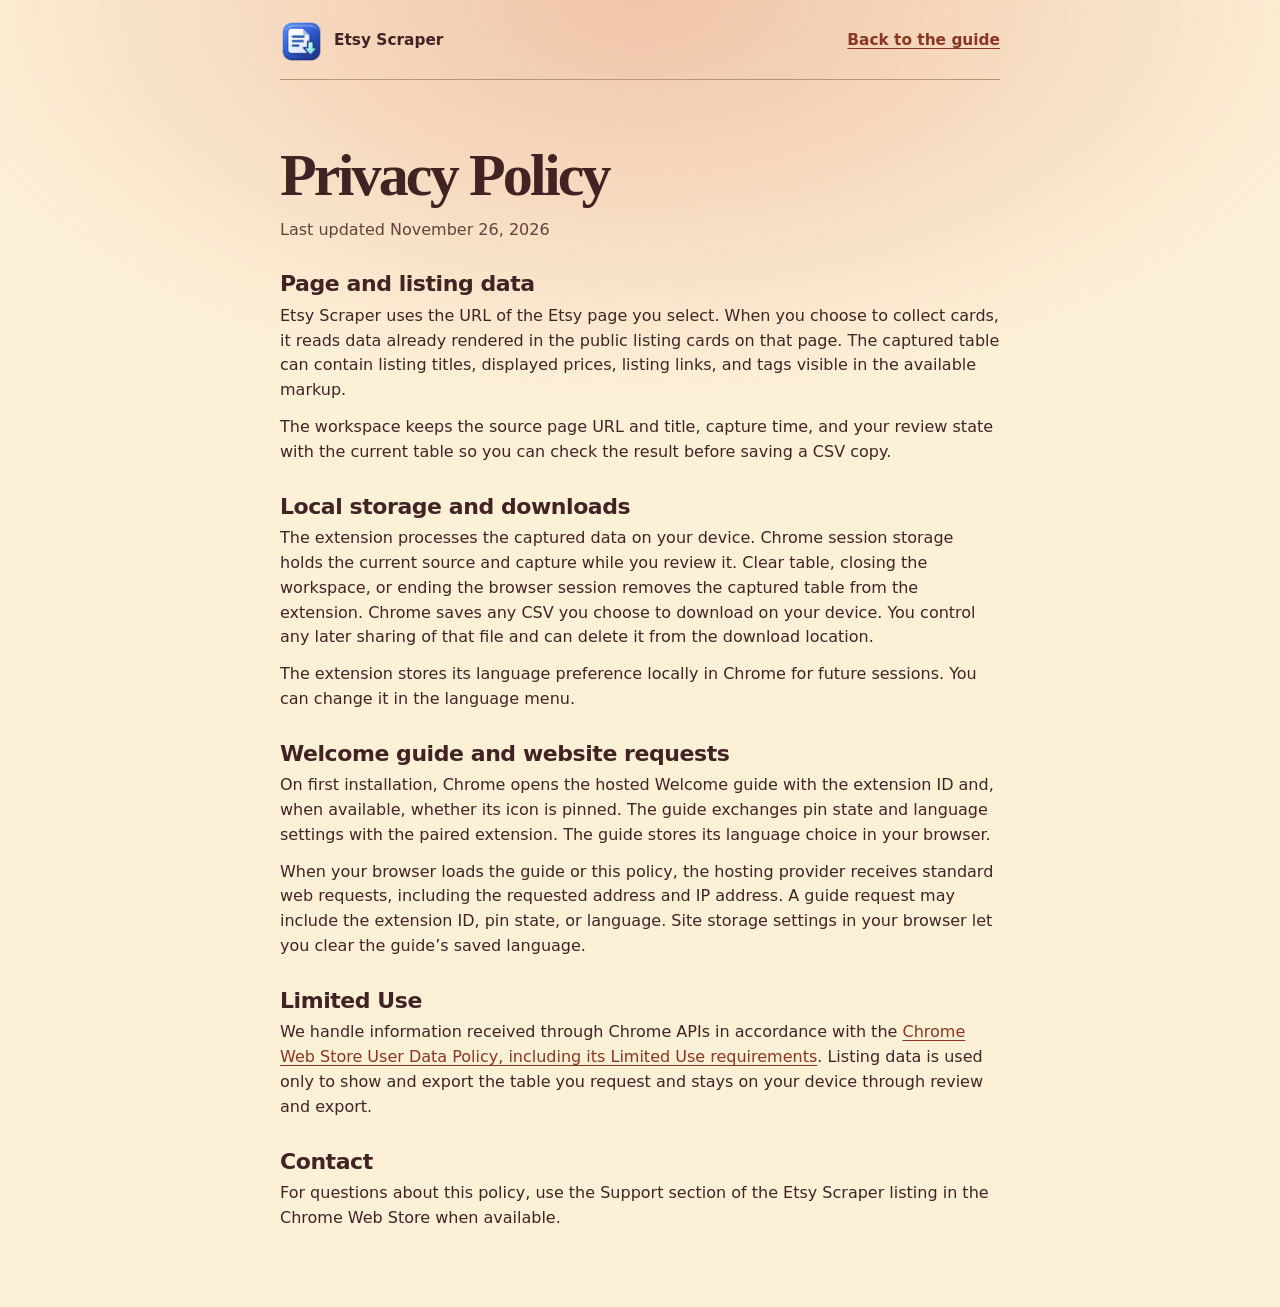
<file: etsy/privacy/index.html>
<!doctype html>
<html lang="en">
<head>
  <meta charset="utf-8">
  <meta name="viewport" content="width=device-width, initial-scale=1">
  <meta name="referrer" content="no-referrer">
  <title>Privacy Policy · Etsy Scraper</title>
  <link rel="icon" href="../../assets/etsy.png" type="image/png">
  <link rel="stylesheet" href="../../assets/welcome.css">
</head>
<body data-project="etsy">
  <main class="welcome privacy-policy">
    <header class="product">
      <img src="../../assets/etsy.png" width="48" height="48" alt="">
      <p>Etsy Scraper</p>
      <a class="policy-back" href="../">Back to the guide</a>
    </header>
    <article class="policy-body">
      <h1>Privacy Policy</h1>
      <p class="policy-updated">Last updated <time datetime="2026-11-26">November 26, 2026</time></p>
      <section>
        <h2>Page and listing data</h2>
        <p>Etsy Scraper uses the URL of the Etsy page you select. When you choose to collect cards, it reads data already rendered in the public listing cards on that page. The captured table can contain listing titles, displayed prices, listing links, and tags visible in the available markup.</p>
        <p>The workspace keeps the source page URL and title, capture time, and your review state with the current table so you can check the result before saving a CSV copy.</p>
      </section>
      <section>
        <h2>Local storage and downloads</h2>
        <p>The extension processes the captured data on your device. Chrome session storage holds the current source and capture while you review it. Clear table, closing the workspace, or ending the browser session removes the captured table from the extension. Chrome saves any CSV you choose to download on your device. You control any later sharing of that file and can delete it from the download location.</p>
        <p>The extension stores its language preference locally in Chrome for future sessions. You can change it in the language menu.</p>
      </section>
      <section>
        <h2>Welcome guide and website requests</h2>
        <p>On first installation, Chrome opens the hosted Welcome guide with the extension ID and, when available, whether its icon is pinned. The guide exchanges pin state and language settings with the paired extension. The guide stores its language choice in your browser.</p>
        <p>When your browser loads the guide or this policy, the hosting provider receives standard web requests, including the requested address and IP address. A guide request may include the extension ID, pin state, or language. Site storage settings in your browser let you clear the guide’s saved language.</p>
      </section>
      <section>
        <h2>Limited Use</h2>
        <p>We handle information received through Chrome APIs in accordance with the <a href="https://developer.chrome.com/docs/webstore/program-policies/limited-use">Chrome Web Store User Data Policy, including its Limited Use requirements</a>. Listing data is used only to show and export the table you request and stays on your device through review and export.</p>
      </section>
      <section>
        <h2>Contact</h2>
        <p>For questions about this policy, use the Support section of the Etsy Scraper listing in the Chrome Web Store when available.</p>
      </section>
    </article>
  </main>
</body>
</html>
</file>
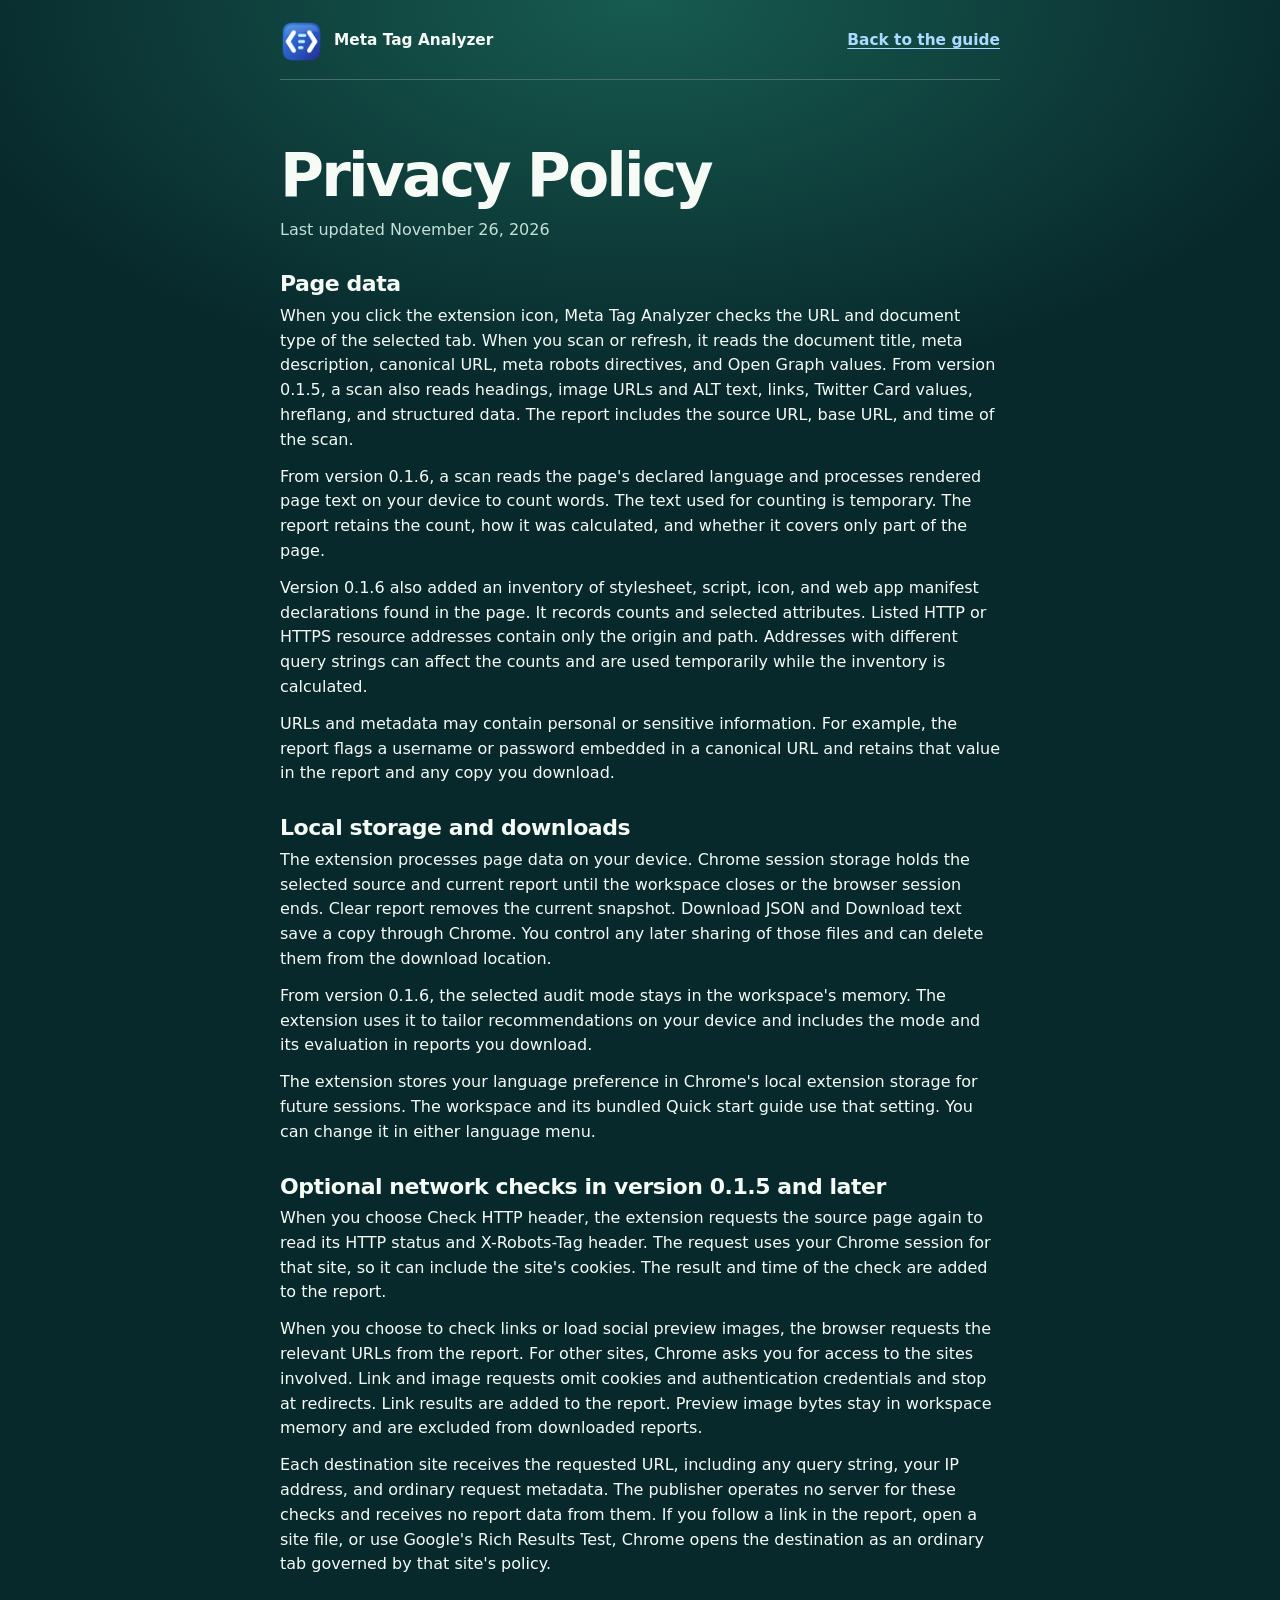
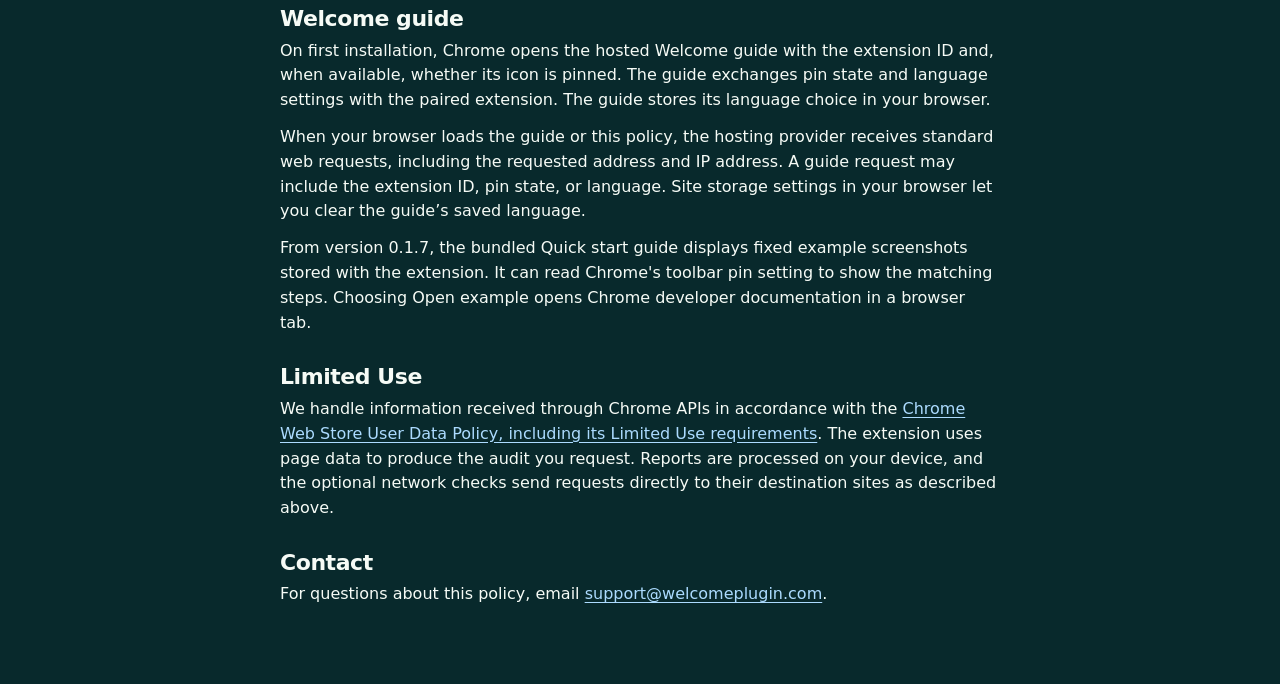
<file: meta/privacy/index.html>
<!doctype html>
<html lang="en">
<head>
  <meta charset="utf-8">
  <meta name="viewport" content="width=device-width, initial-scale=1">
  <meta name="referrer" content="no-referrer">
  <title>Privacy Policy · Meta Tag Analyzer</title>
  <link rel="icon" href="../../assets/meta.png" type="image/png">
  <link rel="stylesheet" href="../../assets/welcome.css">
</head>
<body data-project="meta">
  <main class="welcome privacy-policy">
    <header class="product">
      <img src="../../assets/meta.png" width="48" height="48" alt="">
      <p>Meta Tag Analyzer</p>
      <a class="policy-back" href="../">Back to the guide</a>
    </header>
    <article class="policy-body">
      <h1>Privacy Policy</h1>
      <p class="policy-updated">Last updated <time datetime="2026-11-26">November 26, 2026</time></p>
      <section>
        <h2>Page data</h2>
        <p>When you click the extension icon, Meta Tag Analyzer checks the URL and document type of the selected tab. When you scan or refresh, it reads the document title, meta description, canonical URL, meta robots directives, and Open Graph values. From version 0.1.5, a scan also reads headings, image URLs and ALT text, links, Twitter Card values, hreflang, and structured data. The report includes the source URL, base URL, and time of the scan.</p>
        <p>From version 0.1.6, a scan reads the page's declared language and processes rendered page text on your device to count words. The text used for counting is temporary. The report retains the count, how it was calculated, and whether it covers only part of the page.</p>
        <p>Version 0.1.6 also added an inventory of stylesheet, script, icon, and web app manifest declarations found in the page. It records counts and selected attributes. Listed HTTP or HTTPS resource addresses contain only the origin and path. Addresses with different query strings can affect the counts and are used temporarily while the inventory is calculated.</p>
        <p>URLs and metadata may contain personal or sensitive information. For example, the report flags a username or password embedded in a canonical URL and retains that value in the report and any copy you download.</p>
      </section>
      <section>
        <h2>Local storage and downloads</h2>
        <p>The extension processes page data on your device. Chrome session storage holds the selected source and current report until the workspace closes or the browser session ends. Clear report removes the current snapshot. Download JSON and Download text save a copy through Chrome. You control any later sharing of those files and can delete them from the download location.</p>
        <p>From version 0.1.6, the selected audit mode stays in the workspace's memory. The extension uses it to tailor recommendations on your device and includes the mode and its evaluation in reports you download.</p>
        <p>The extension stores your language preference in Chrome's local extension storage for future sessions. The workspace and its bundled Quick start guide use that setting. You can change it in either language menu.</p>
      </section>
      <section>
        <h2>Optional network checks in version 0.1.5 and later</h2>
        <p>When you choose Check HTTP header, the extension requests the source page again to read its HTTP status and X-Robots-Tag header. The request uses your Chrome session for that site, so it can include the site's cookies. The result and time of the check are added to the report.</p>
        <p>When you choose to check links or load social preview images, the browser requests the relevant URLs from the report. For other sites, Chrome asks you for access to the sites involved. Link and image requests omit cookies and authentication credentials and stop at redirects. Link results are added to the report. Preview image bytes stay in workspace memory and are excluded from downloaded reports.</p>
        <p>Each destination site receives the requested URL, including any query string, your IP address, and ordinary request metadata. The publisher operates no server for these checks and receives no report data from them. If you follow a link in the report, open a site file, or use Google's Rich Results Test, Chrome opens the destination as an ordinary tab governed by that site's policy.</p>
      </section>
      <section>
        <h2>Welcome guide</h2>
        <p>On first installation, Chrome opens the hosted Welcome guide with the extension ID and, when available, whether its icon is pinned. The guide exchanges pin state and language settings with the paired extension. The guide stores its language choice in your browser.</p>
        <p>When your browser loads the guide or this policy, the hosting provider receives standard web requests, including the requested address and IP address. A guide request may include the extension ID, pin state, or language. Site storage settings in your browser let you clear the guide’s saved language.</p>
        <p>From version 0.1.7, the bundled Quick start guide displays fixed example screenshots stored with the extension. It can read Chrome's toolbar pin setting to show the matching steps. Choosing Open example opens Chrome developer documentation in a browser tab.</p>
      </section>
      <section>
        <h2>Limited Use</h2>
        <p>We handle information received through Chrome APIs in accordance with the <a href="https://developer.chrome.com/docs/webstore/program-policies/limited-use">Chrome Web Store User Data Policy, including its Limited Use requirements</a>. The extension uses page data to produce the audit you request. Reports are processed on your device, and the optional network checks send requests directly to their destination sites as described above.</p>
      </section>
      <section>
        <h2>Contact</h2>
        <p>For questions about this policy, email <a href="mailto:support@welcomeplugin.com">support@welcomeplugin.com</a>.</p>
      </section>
    </article>
  </main>
</body>
</html>
</file>
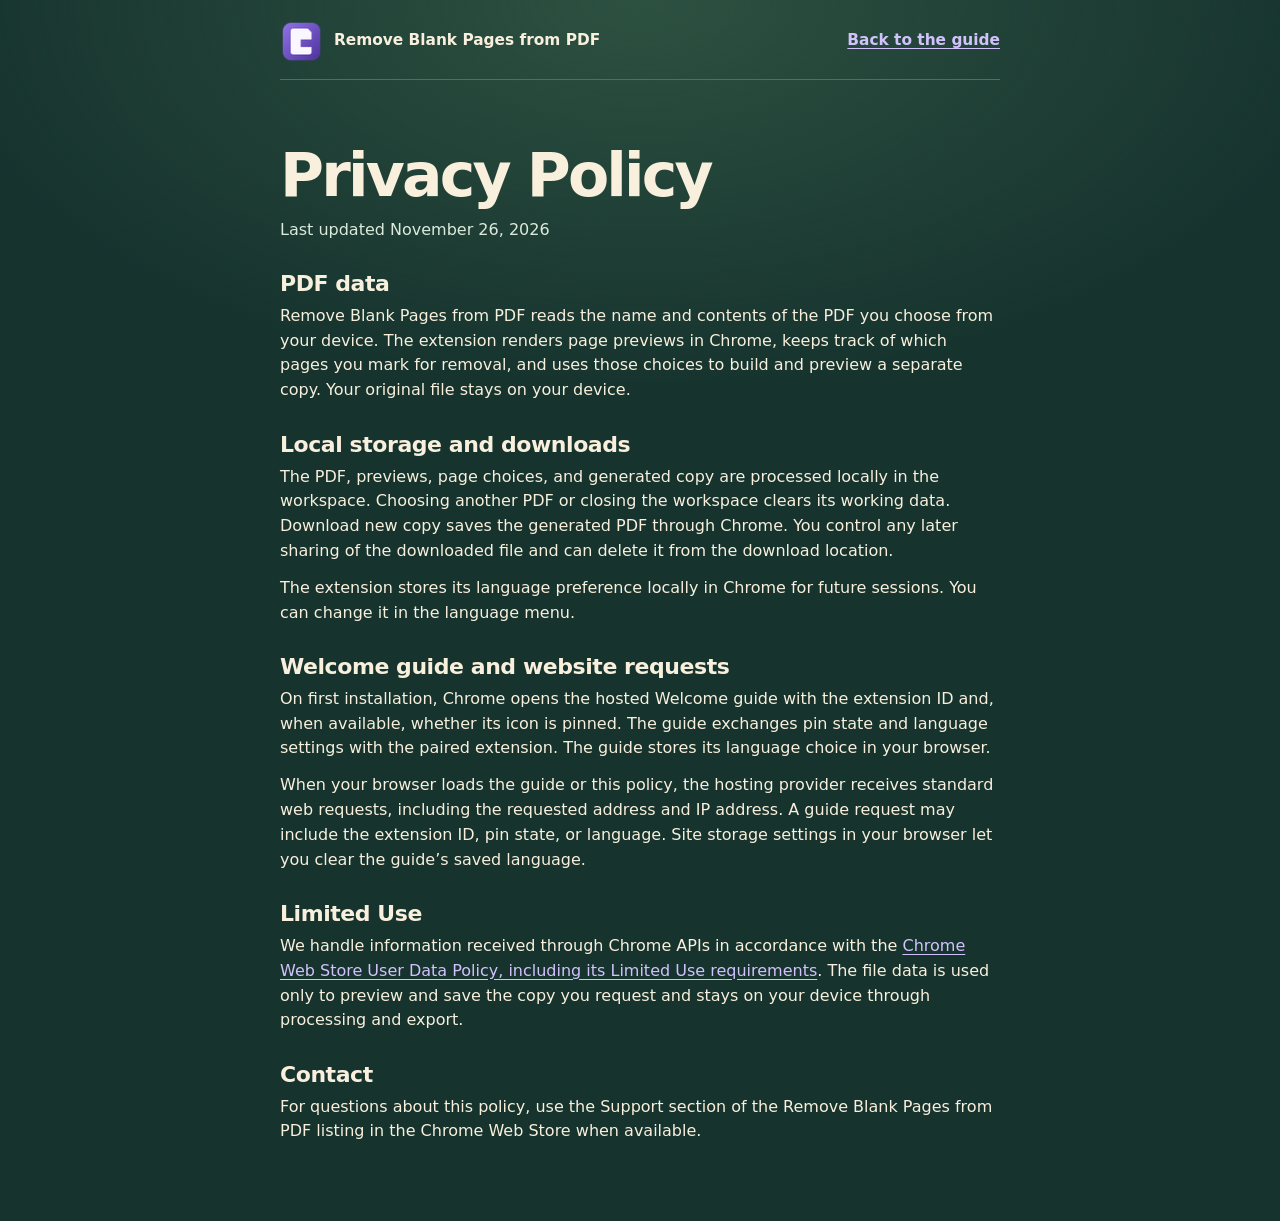
<file: pdf/privacy/index.html>
<!doctype html>
<html lang="en">
<head>
  <meta charset="utf-8">
  <meta name="viewport" content="width=device-width, initial-scale=1">
  <meta name="referrer" content="no-referrer">
  <title>Privacy Policy · Remove Blank Pages from PDF</title>
  <link rel="icon" href="../../assets/pdf.png" type="image/png">
  <link rel="stylesheet" href="../../assets/welcome.css">
</head>
<body data-project="pdf">
  <main class="welcome privacy-policy">
    <header class="product">
      <img src="../../assets/pdf.png" width="48" height="48" alt="">
      <p>Remove Blank Pages from PDF</p>
      <a class="policy-back" href="../">Back to the guide</a>
    </header>
    <article class="policy-body">
      <h1>Privacy Policy</h1>
      <p class="policy-updated">Last updated <time datetime="2026-11-26">November 26, 2026</time></p>
      <section>
        <h2>PDF data</h2>
        <p>Remove Blank Pages from PDF reads the name and contents of the PDF you choose from your device. The extension renders page previews in Chrome, keeps track of which pages you mark for removal, and uses those choices to build and preview a separate copy. Your original file stays on your device.</p>
      </section>
      <section>
        <h2>Local storage and downloads</h2>
        <p>The PDF, previews, page choices, and generated copy are processed locally in the workspace. Choosing another PDF or closing the workspace clears its working data. Download new copy saves the generated PDF through Chrome. You control any later sharing of the downloaded file and can delete it from the download location.</p>
        <p>The extension stores its language preference locally in Chrome for future sessions. You can change it in the language menu.</p>
      </section>
      <section>
        <h2>Welcome guide and website requests</h2>
        <p>On first installation, Chrome opens the hosted Welcome guide with the extension ID and, when available, whether its icon is pinned. The guide exchanges pin state and language settings with the paired extension. The guide stores its language choice in your browser.</p>
        <p>When your browser loads the guide or this policy, the hosting provider receives standard web requests, including the requested address and IP address. A guide request may include the extension ID, pin state, or language. Site storage settings in your browser let you clear the guide’s saved language.</p>
      </section>
      <section>
        <h2>Limited Use</h2>
        <p>We handle information received through Chrome APIs in accordance with the <a href="https://developer.chrome.com/docs/webstore/program-policies/limited-use">Chrome Web Store User Data Policy, including its Limited Use requirements</a>. The file data is used only to preview and save the copy you request and stays on your device through processing and export.</p>
      </section>
      <section>
        <h2>Contact</h2>
        <p>For questions about this policy, use the Support section of the Remove Blank Pages from PDF listing in the Chrome Web Store when available.</p>
      </section>
    </article>
  </main>
</body>
</html>
</file>
<file: assets/locale.css>
.index-header {
  display: flex;
  align-items: center;
  flex-wrap: wrap;
  gap: 12px;
  margin-block-end: 20px;
}

.index-header h1 {
  margin: 0;
  flex: 1 1 14rem;
}

.product {
  flex-wrap: wrap;
}

.product p {
  flex: 1 1 14rem;
  min-inline-size: 0;
  overflow-wrap: anywhere;
}

.language-picker {
  display: flex;
  align-items: center;
  flex-wrap: wrap;
  gap: 7px;
  margin-inline-start: auto;
  max-inline-size: 100%;
  color: var(--muted, #415169);
  font-size: 0.875rem;
  font-weight: 600;
}

.language-picker[hidden] {
  display: none;
}

.language-picker select {
  min-block-size: 44px;
  max-inline-size: 100%;
  padding: 6px 12px;
  border: 1px solid var(--line, #bbcadd);
  border-radius: 8px;
  background: var(--tint, #f5f8fc);
  color: var(--ink, #182638);
  font: inherit;
}

.language-picker select:focus-visible {
  outline: 3px solid var(--accent, #245ca0);
  outline-offset: 3px;
}

.language-status,
.illustration-note {
  margin-block-start: 10px;
  color: var(--muted, #415169);
  font-size: 0.875rem;
}

.pin-mode .illustration-note {
  max-inline-size: 570px;
  margin-inline: auto;
}

@media (max-width: 680px) {
  body:has(.welcome[data-mode="pin"]) .product {
    padding-inline-end: 56px;
  }

  body:has(.welcome:not([data-interactive]) #usage:target) .product {
    padding-inline-end: 0;
  }

  .product p {
    flex-basis: 10rem;
  }

  .language-picker {
    margin-inline-start: 0;
  }
}
</file>
<file: assets/welcome.css>
:root {
  color-scheme: dark;
  font: 16px/1.55 system-ui, sans-serif;
  background: #08292c;
}

* { box-sizing: border-box; }

:root:has(body:is([data-project="etsy"], [data-project="apa"])) { color-scheme: light; }

body {
  --page: #08292c;
  --wash: #175b50;
  --ink: #f6fbf6;
  --muted: #c4e0d8;
  --line: #46706b;
  --accent: #acdbff;
  --tint: #17454d;
  --cue: #a6f2cb;
  --marker: #2753be;
  --confetti-colors: #a6f2cb, #acdbff, #397fdf, #6ce4bf, #fff6cb;
  min-height: 100vh;
  margin: 0;
  padding: 0 clamp(14px, 4.3vw, 60px) clamp(36px, 6vw, 80px);
  position: relative;
  color: var(--ink);
  background: radial-gradient(ellipse 840px 460px at 50% 0%, var(--wash), transparent 86%), var(--page);
}

body[data-project="etsy"] {
  color-scheme: light;
  --page: #fcf0d7;
  --wash: #f0c4a8;
  --ink: #422324;
  --muted: #64413a;
  --line: #b99479;
  --accent: #893622;
  --tint: #f5dfc9;
  --cue: #a8452a;
  --marker: #2e58ca;
  --headline-font: Georgia, serif;
  --confetti-colors: #a8452a, #c58067, #2e58ca, #71dbe8, #d68b3d;
}

body[data-project="apa"] {
  color-scheme: light;
  --page: #f0f5eb;
  --wash: #cde4d3;
  --ink: #12392e;
  --muted: #365f53;
  --line: #acbfb0;
  --accent: #0b6453;
  --tint: #dce9dd;
  --cue: #146d5d;
  --marker: #168067;
  --confetti-colors: #168067, #3aa789, #91c850, #b9e27d, #188b95;
}

body[data-project="pdf"] {
  --page: #16332e;
  --wash: #2d5141;
  --ink: #f8efdc;
  --muted: #dceadd;
  --line: #526f5e;
  --accent: #d1c2fc;
  --tint: #30473f;
  --cue: #d1c2fc;
  --marker: #6550b5;
  --confetti-colors: #f8efdc, #e2eddf, #ad91f1, #a9de99, #f3acbb;
}

.welcome { max-width: 1050px; margin-inline: auto; }

.guide-footer {
  margin-block-start: clamp(24px, 5vw, 48px);
  padding-block-start: 8px;
  border-block-start: 1px solid var(--line);
  font-size: 0.875rem;
}

.guide-footer a, .policy-back {
  display: inline-flex;
  align-items: center;
  min-block-size: 44px;
}

.privacy-policy { max-width: 720px; }
.privacy-policy .product { flex-wrap: wrap; }
.privacy-policy .product p { flex: 1 1 12rem; }

.policy-body {
  padding-block-start: clamp(28px, 6vw, 64px);
  overflow-wrap: anywhere;
}

.policy-updated {
  margin-block-start: 10px;
  color: var(--muted);
}

.policy-body section { margin-block-start: 28px; }
.policy-body section p + p { margin-block-start: 12px; }

.product {
  display: flex;
  align-items: center;
  gap: 11px;
  padding: 19px 0 16px;
  border-bottom: 1px solid var(--line);
  font-size: 0.96rem;
  font-weight: 680;
  line-height: 1.3;
}

body:has(.welcome[data-mode="pin"]) .product { padding-inline-end: 112px; }
body:has(.welcome:not([data-interactive]) #usage:target) .product { padding-inline-end: 0; }

.product img { width: 43px; height: 43px; flex: none; }
.product p { margin: 0; }

.mode { padding-top: clamp(24px, 5vw, 60px); scroll-margin-top: 100px; }

[data-mode="pin"] [data-guide="usage"],
[data-mode="usage"] [data-guide="pin"] { display: none; }

.welcome:not([data-interactive]):has(#usage:target) [data-guide="pin"] { display: none; }
.welcome:not([data-interactive]):has(#usage:target) [data-guide="usage"] { display: block; }

.toolbar-cue {
  position: absolute;
  inset-block-start: 7px;
  inset-inline-end: clamp(65px, 12vw, 100px);
  inline-size: 24px;
  block-size: 46px;
  color: var(--cue);
  pointer-events: none;
}

.toolbar-cue::before, .toolbar-cue::after {
  content: "";
  position: absolute;
  left: 50%;
}

.toolbar-cue::before {
  top: 5px;
  width: 4px;
  height: 39px;
  translate: -50%;
  border-radius: 2px;
  background: currentColor;
}

.toolbar-cue::after {
  top: 3px;
  width: 15px;
  height: 15px;
  border: solid currentColor;
  border-width: 4px 0 0 4px;
  border-radius: 2px;
  transform: translateX(-50%) rotate(45deg);
}

h1, h2, p, figure { margin: 0; }

h1 {
  font-family: var(--headline-font, inherit);
  font-size: clamp(31px, 5.15vw, 60px);
  font-weight: 730;
  letter-spacing: -0.047em;
  line-height: 1.06;
  text-wrap: balance;
}

h1:focus { outline: none; }

h2 {
  margin-bottom: 6px;
  font-size: clamp(18px, 2vw, 22px);
  line-height: 1.25;
  letter-spacing: -0.02em;
}

.guide-intro {
  max-width: 790px;
  margin-inline: auto;
  text-align: center;
}

.guide-intro > p, .intro {
  margin-top: 13px;
  color: var(--muted);
}

.guide-intro > p { font-size: clamp(1rem, 2.15vw, 1.16rem); text-wrap: balance; }

a { color: var(--accent); text-underline-offset: 0.2em; }
a:hover { text-decoration-thickness: 2px; }
a:focus-visible { outline: 3px solid var(--accent); outline-offset: 3px; }

.mode-switch {
  display: inline-flex;
  align-items: center;
  min-height: 44px;
  max-width: 100%;
  margin-top: 19px;
  padding: 9px 14px;
  border: 1px solid var(--line);
  border-radius: 8px;
  background: var(--tint);
  font-weight: 650;
  line-height: 1.35;
  text-decoration: none;
  text-align: start;
}

.mode-switch:hover { border-color: currentColor; text-decoration: underline; }
.example-link {
  display: inline-block;
  max-width: 100%;
  padding: 2px 7px;
  border-radius: 5px;
  background: var(--tint);
  font-weight: 650;
}

.pin-steps {
  max-width: 570px;
  margin: clamp(27px, 4vw, 48px) auto 0;
  padding: 0;
  display: grid;
  gap: clamp(24px, 4.4vw, 48px);
  list-style: none;
  counter-reset: pin-step;
}

.pin-steps > li { min-width: 0; counter-increment: pin-step; }

.pin-step-copy { margin-bottom: 13px; padding-inline-start: 36px; position: relative; }
.pin-step-copy p { color: var(--muted); }

.pin-step-copy::before {
  content: counter(pin-step);
  position: absolute;
  top: 0;
  inset-inline-start: 0;
  width: 25px;
  height: 25px;
  display: grid;
  place-items: center;
  border-radius: 50%;
  background: var(--tint);
  color: var(--accent);
  font-size: 0.83rem;
  font-weight: 700;
  outline: 1px solid var(--line);
}

.pin-photo {
  min-width: 0;
  position: relative;
  overflow: hidden;
  background: #fff;
  border: 1px solid var(--line);
  border-radius: 12px;
  box-shadow: 0 13px 34px #11282028;
}

.pin-photo img {
  display: block;
  width: 100%;
  height: auto;
}

.pin-marker {
  position: absolute;
  left: var(--marker-x);
  top: var(--marker-y);
  width: clamp(18px, 6.5%, 41px);
  aspect-ratio: 1;
  translate: -50% -50%;
  border: 3px solid var(--marker);
  border-radius: 9px;
  box-shadow: 0 0 0 2px #fff8;
  pointer-events: none;
}

.pin-marker--extensions { --marker-x: 90.99%; --marker-y: 8.66%; }
.pin-marker--pin { --marker-x: 70.93%; --marker-y: 70.08%; }
.pin-marker--icon { --marker-x: 64.52%; --marker-y: 43.14%; width: clamp(18px, 5.4%, 34px); }

.pin-caption { max-width: 570px; margin: 10px auto 0; color: var(--muted); font-size: 0.84rem; }

.usage-mode { max-width: 930px; margin-inline: auto; }
.usage-mode .intro + p { margin-top: 6px; }

.screenshot { min-width: 0; }
.screenshot img {
  max-width: 100%;
  height: auto;
  display: block;
  border: 1px solid var(--line);
  border-radius: 10px;
  background: #f6f8fb;
}

figcaption { margin-top: 8px; color: var(--muted); font-size: 0.875rem; line-height: 1.4; }

.steps {
  margin: clamp(22px, 4vw, 40px) 0 0;
  padding: 0;
  list-style: none;
  counter-reset: step;
}

.steps > li {
  display: grid;
  grid-template-columns: minmax(0, 0.76fr) minmax(0, 1.24fr);
  gap: clamp(12px, 3.4vw, 36px);
  align-items: start;
  padding: clamp(18px, 3vw, 32px) 0;
  border-top: 1px solid var(--line);
  counter-increment: step;
}

.step-copy { position: relative; padding-inline-start: 38px; color: var(--muted); }

.step-copy::before {
  content: counter(step);
  display: grid;
  place-items: center;
  position: absolute;
  top: 0;
  inset-inline-start: 0;
  width: 27px;
  height: 27px;
  border-radius: 50%;
  background: var(--tint);
  color: var(--accent);
  font-size: 0.85rem;
  font-weight: 700;
  outline: 1px solid var(--line);
}

.step-copy p + p { margin-top: 8px; }
strong { color: var(--ink); }

.tip { padding: 14px 16px; border-radius: 10px; background: var(--tint); color: var(--muted); }
.tip .screenshot { max-width: 620px; margin-top: 12px; }

.welcome-confetti {
  position: fixed;
  inset: 0;
  width: 100%;
  height: 100%;
  z-index: 2;
  pointer-events: none;
}

@media (max-width: 680px) {
  .steps > li { grid-template-columns: minmax(0, 1fr); }
  .step-copy { padding-inline-start: 35px; }
  .pin-marker { border-width: 2px; }
}
</file>
<file: assets/meta-quick-start.css>
body.meta-quick-start {
  --guide-ink: #182b42;
  --guide-text: #405876;
  --guide-surface: #fff;
  --guide-base: #f7fbff;
  --guide-spot: #e8f1ff;
  --guide-line: #d6e2f1;
  --guide-accent: #2759a0;
  --guide-on-accent: #fff;
  --guide-ring: #205fd6;
  --guide-shadow: #1e417b25;
  background: #edf3fa;
  color: var(--guide-ink);
  font-family: -apple-system, BlinkMacSystemFont, "Segoe UI", sans-serif;
}

.meta-visual-guide {
  width: min(1024px, calc(100% - 32px));
  max-width: none;
  margin: clamp(12px, 4vh, 40px) auto;
  padding: clamp(16px, 2.65vw, 28px) clamp(16px, 4.1vw, 42px) clamp(22px, 4.1vw, 42px);
  border: 1px solid var(--guide-line);
  border-radius: 20px;
  background: radial-gradient(ellipse at 50% 68%, var(--guide-spot) 5%, transparent 66%), var(--guide-base);
  box-shadow: none;
  overflow-wrap: anywhere;
}

.meta-visual-guide .guide-header {
  display: flex;
  justify-content: space-between;
  align-items: center;
  flex-wrap: wrap;
  gap: 9px 18px;
  padding-block-end: 14px;
  border-block-end: 1px solid var(--guide-line);
  color: var(--guide-ink);
  font-weight: 400;
}

.meta-visual-guide .guide-brand {
  display: inline-flex;
  align-items: center;
  gap: 9px;
  font-size: 14px;
  font-weight: 670;
  line-height: 1.2;
}

.meta-visual-guide .guide-brand img { flex: 0 0 28px; }
.meta-visual-guide [data-language-picker] { margin: 0; color: var(--guide-text); font-size: 13px; }
.meta-visual-guide [data-language-field] {
  position: relative;
  display: inline-flex;
  min-inline-size: 0;
  max-inline-size: 100%;
  color: var(--guide-ink);
}
.meta-visual-guide [data-language-field]::after {
  content: "";
  position: absolute;
  inset-inline-end: 14px;
  inset-block-start: 50%;
  box-sizing: border-box;
  inline-size: 8px;
  block-size: 8px;
  border-right: 2px solid currentColor;
  border-bottom: 2px solid currentColor;
  transform: translateY(-68%) rotate(45deg);
  pointer-events: none;
}
.meta-visual-guide [data-language-picker] select {
  appearance: none;
  min-inline-size: 0;
  max-inline-size: 100%;
  padding: 6px 9px;
  padding-inline-end: 34px;
  background: var(--guide-surface);
  color: var(--guide-ink);
  border-color: var(--guide-line);
  font: inherit;
}

.meta-visual-guide .guide-intro {
  max-inline-size: 730px;
  margin-inline: auto;
  padding-block: 25px 19px;
  text-align: center;
}

.meta-visual-guide h1 {
  margin: 0;
  font-size: clamp(30px, 5.5vw, 57px);
  font-weight: 735;
  letter-spacing: -.048em;
  line-height: 1.05;
  text-wrap: balance;
}

.meta-visual-guide .guide-intro p {
  margin: 8px 0 0;
  color: var(--guide-text);
  font-size: clamp(15px, 2vw, 18px);
}

.meta-visual-guide .guide-photo { max-inline-size: 570px; margin: 0 auto; }
.meta-visual-guide .guide-image {
  position: relative;
  overflow: hidden;
  direction: ltr;
  border: 1px solid var(--guide-line);
  border-radius: 12px;
  background: var(--guide-surface);
  box-shadow: 0 17px 43px var(--guide-shadow);
}

.meta-visual-guide .guide-image img { display: block; inline-size: 100%; block-size: auto; }
.meta-visual-guide figcaption {
  margin-block-start: 8px;
  color: var(--guide-text);
  font-size: 12px;
  line-height: 1.3;
  text-align: center;
}

.meta-visual-guide .guide-photo.meta-for-icon figcaption {
  display: none;
}

.meta-visual-guide .guide-mark {
  display: none;
  position: absolute;
  box-sizing: border-box;
  border: 2px solid var(--guide-ring);
  border-radius: 6px;
  box-shadow: 0 0 0 1px #ffffffce;
  pointer-events: none;
}

.meta-visual-guide .guide-mark b {
  display: grid;
  place-items: center;
  position: absolute;
  inset: auto calc(100% + 4px) 0 auto;
  inline-size: 21px;
  block-size: 21px;
  border-radius: 5px;
  background: var(--guide-ring);
  color: #fff;
  font-size: 12px;
  line-height: 1;
}

.meta-visual-guide :is([data-shot="pin"], [data-shot="menu"]) .mark-one { display: block; inset: 3% 4% 84% 87%; }
.meta-visual-guide [data-shot="pin"] .mark-two { display: block; inset: 64.8% 25.5% 25.5% 67.6%; }
.meta-visual-guide [data-shot="menu"] .mark-two { display: block; inset: 64% 44% 25% 8.8%; }
.meta-visual-guide [data-shot="pinned"] .mark-one {
  display: block;
  left: 87.5%;
  top: 46.1%;
  inline-size: 5.8%;
  aspect-ratio: 1;
  translate: -50% -50%;
}
.meta-visual-guide [data-shot="scan"][data-photo-language="ru"] .mark-one { display: block; inset: 47% 68% 13% .8%; }
.meta-visual-guide [data-shot="scan"][data-photo-language="en"] .mark-one { display: block; inset: 55% 73.7% 7% 1.7%; }
.meta-visual-guide :is([data-shot="pinned"], [data-shot="scan"]) .guide-mark b { display: none; }

.meta-visual-guide .guide-actions {
  display: flex;
  justify-content: center;
  align-items: center;
  flex-wrap: wrap;
  gap: 4px 17px;
  margin-block-start: 14px;
}

.meta-visual-guide .guide-actions [hidden] { display: none; }
.meta-visual-guide :where(.guide-link, .guide-example) { display: inline-flex; }
.meta-visual-guide .guide-actions :is(.guide-link, .guide-example) {
  align-items: center;
  justify-content: center;
  gap: 9px;
  max-inline-size: 100%;
  min-block-size: 44px;
  margin: 0;
  padding: 10px 15px;
  border: 0;
  border-radius: 9px;
  background: var(--guide-accent);
  color: var(--guide-on-accent);
  font: inherit;
  font-size: 14px;
  font-weight: 660;
  cursor: pointer;
  text-align: center;
  text-decoration: none;
}

.meta-visual-guide .guide-actions :focus-visible { outline: 3px solid var(--guide-accent); outline-offset: 3px; }
[dir="rtl"] .meta-visual-guide .guide-arrow { transform: scaleX(-1); }

@media (max-width: 540px) {
  .meta-visual-guide .guide-actions { justify-content: flex-start; }
  .meta-visual-guide .guide-mark b { inline-size: 16px; block-size: 16px; font-size: 10px; }
}

@media (pointer: coarse) {
  .meta-visual-guide [data-language-picker] select { min-block-size: 44px; }
}

@media (prefers-color-scheme: dark) {
  body.meta-quick-start {
    color-scheme: dark;
    --guide-ink: #e9f3ff;
    --guide-text: #c5d5e9;
    --guide-surface: #15283d;
    --guide-base: #111e2e;
    --guide-spot: #1b3457;
    --guide-line: #3b506b;
    --guide-accent: #a5c8ff;
    --guide-on-accent: #10243e;
    --guide-ring: #255dd0;
    --guide-shadow: #0007;
    background: #0c1725;
  }
}

body.meta-quick-start { padding: 0; min-block-size: 100vh; }
html:has(body.meta-quick-start) { background: #edf3fa; color-scheme: light; }

.meta-visual-guide[data-step="icon"] .meta-for-scan,
.meta-visual-guide[data-step="scan"] .meta-for-icon,
.meta-visual-guide [data-photo-language="ru"],
html[lang="ru"] .meta-visual-guide [data-photo-language="en"],
html[lang="ru"] .meta-visual-guide .meta-scan-note { display: none; }

html[lang="ru"] .meta-visual-guide [data-photo-language="ru"] { display: block; }

.meta-visual-guide .illustration-note { text-align: center; color: var(--guide-text); }
.meta-visual-guide .language-status { color: var(--guide-text); }
.meta-visual-guide .guide-intro strong { color: var(--guide-ink); }
.meta-visual-guide .guide-footer { border-color: var(--guide-line); }
.meta-visual-guide .guide-footer a { color: var(--guide-accent); }

@media (prefers-color-scheme: dark) {
  html:has(body.meta-quick-start) { background: #0c1725; color-scheme: dark; }
}
</file>
